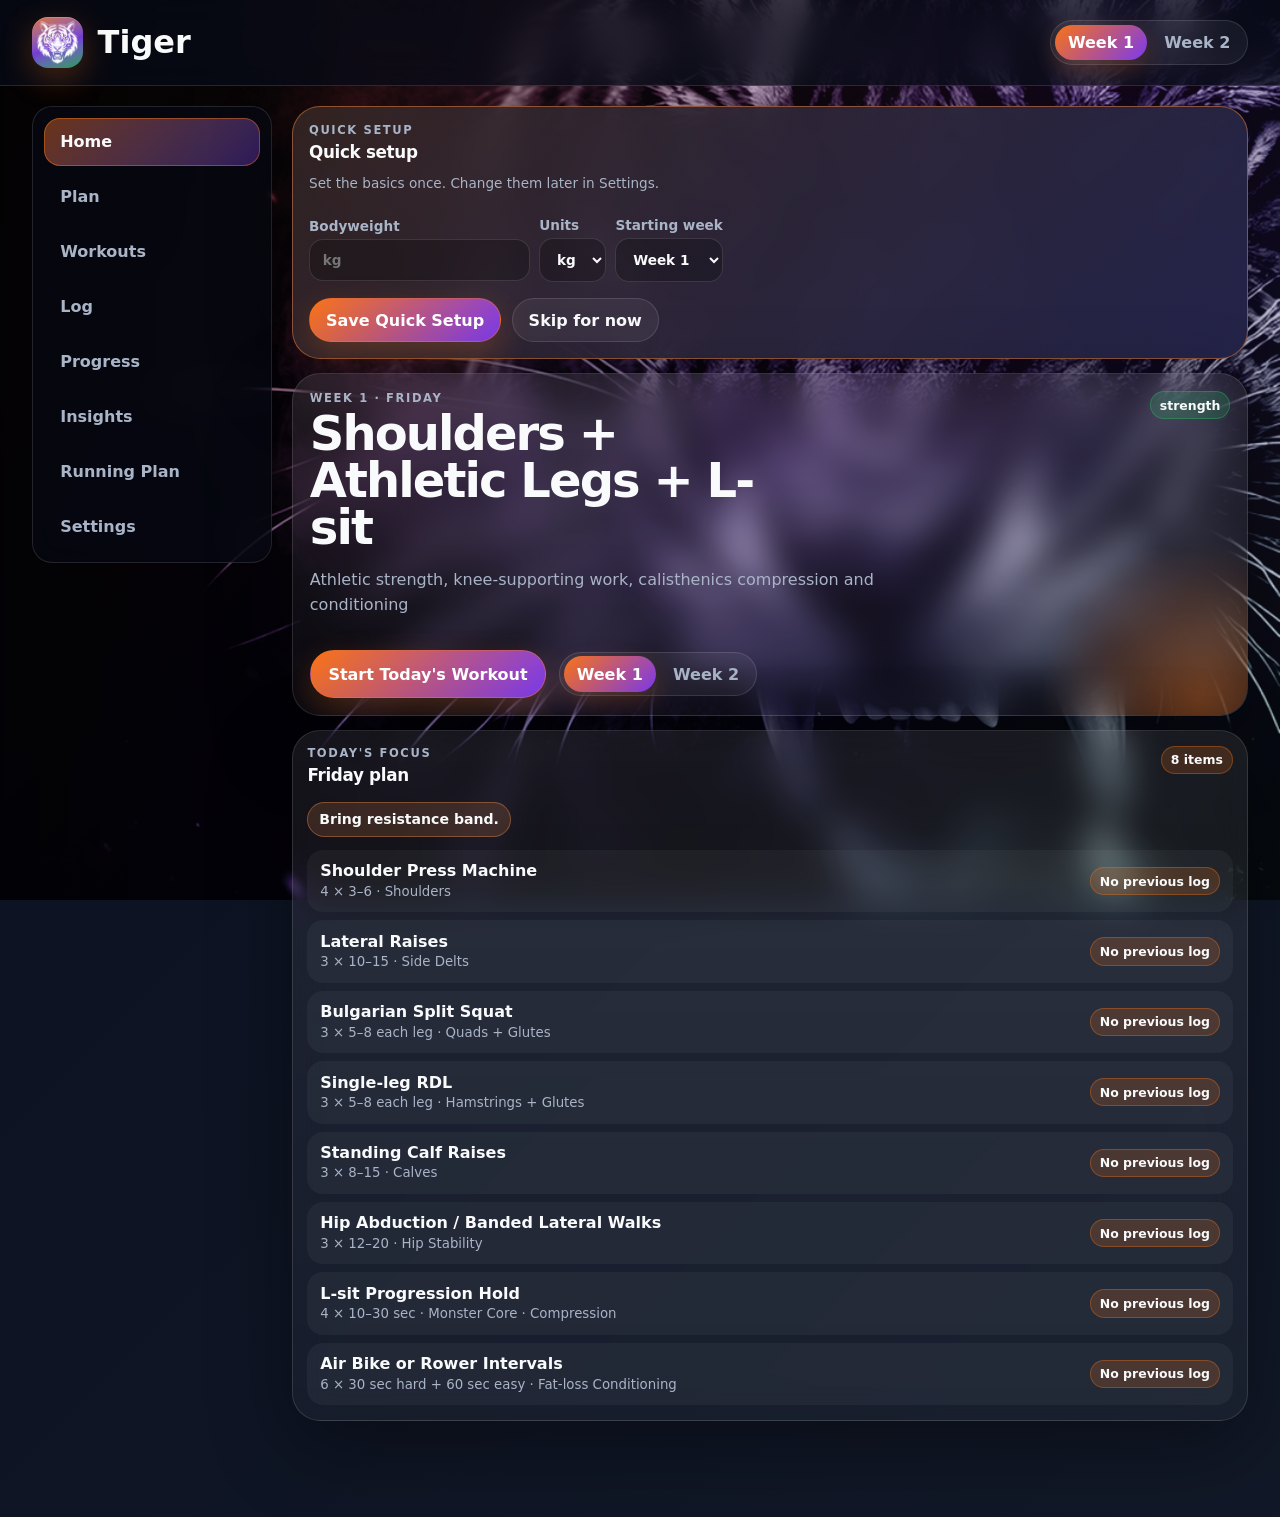
<file: index.html>
<!doctype html>
<html lang="en">
<head>
  <meta charset="utf-8" />
  <meta name="viewport" content="width=device-width, initial-scale=1, viewport-fit=cover" />
  <meta name="theme-color" content="#f97316" />
  <meta name="application-name" content="Tiger" />
  <meta name="mobile-web-app-capable" content="yes" />
  <meta name="apple-mobile-web-app-capable" content="yes" />
  <meta name="apple-mobile-web-app-title" content="Tiger" />
  <meta name="apple-mobile-web-app-status-bar-style" content="black-translucent" />
  <meta name="description" content="Tiger" />
  <title>Tiger</title>
  <link rel="manifest" href="./manifest.webmanifest?v=3.5.7" />
  <link rel="shortcut icon" href="./favicon.ico?v=3.5.7" />
  <link rel="icon" href="./favicon.ico?v=3.5.7" sizes="any" />
  <link rel="icon" href="./favicon-16x16.png?v=3.5.7" type="image/png" sizes="16x16" />
  <link rel="icon" href="./favicon-32x32.png?v=3.5.7" type="image/png" sizes="32x32" />
  <link rel="icon" href="./tiger-icon-192-v27.png?v=3.5.7" type="image/png" sizes="192x192" />
  <link rel="apple-touch-icon" href="./apple-touch-icon-v27.png?v=3.5.7" />
  <link rel="apple-touch-icon" sizes="180x180" href="./tiger-icon-180-v27.png?v=3.5.7" />
  <link rel="stylesheet" href="./styles.css?v=3.5.7" />
</head>
<body>
  <a class="skip-link" href="#app">Skip to app</a>
  <div class="tiger-bg" aria-hidden="true">
    <div class="tiger-figure"></div>
  </div>
  <header class="app-header" role="banner">
    <div class="brand-block">
      <div class="brand-mark" aria-hidden="true"></div>
      <div><h1>Tiger</h1></div>
    </div>
    <div class="header-actions">
      <div class="quick-cycle" aria-label="Quick training week switcher">
        <button class="quick-cycle-btn" data-action="set-cycle" data-cycle="A" type="button">Week 1</button>
        <button class="quick-cycle-btn" data-action="set-cycle" data-cycle="B" type="button">Week 2</button>
      </div>
    </div>
  </header>

  <div class="layout-shell">
    <nav class="side-nav" aria-label="Main navigation">
      <button data-route="home" class="nav-link is-active"><span>Home</span></button>
      <button data-route="plan" class="nav-link"><span>Plan</span></button>
      <button data-route="workouts" class="nav-link"><span>Workouts</span></button>
      <button data-route="log" class="nav-link"><span>Log</span></button>
      <button data-route="progress" class="nav-link"><span>Progress</span></button>
      <button data-route="insights" class="nav-link"><span>Insights</span></button>
      <button data-route="cardio-goals" class="nav-link"><span>Running Plan</span></button>
      <button data-route="settings" class="nav-link"><span>Settings</span></button>
    </nav>

    <main id="app" tabindex="-1" role="main" aria-live="polite"></main>
  </div>

  <nav class="bottom-nav" aria-label="Mobile navigation">
    <button data-route="home" class="nav-link is-active">Home</button>
    <button data-route="plan" class="nav-link">Plan</button>
    <button data-route="workouts" class="nav-link">Workouts</button>
    <button data-route="log" class="nav-link">Log</button>
    <button data-route="more" class="nav-link">More</button>
  </nav>

  <div id="toast" class="toast" role="status" aria-live="polite" aria-atomic="true"></div>

  <script defer src="./app.js?v=3.5.7"></script>
  <script>
    (() => {
      const BUILD = '3.5.7';

      // Application code loads immediately. PWA maintenance runs afterwards so
      // a slow network or service-worker check can never hold up Tiger's first screen.
      if (!("serviceWorker" in navigator) || location.protocol === "file:") return;

      window.addEventListener('load', () => {
        navigator.serviceWorker.register(`./sw.js?v=${BUILD}`, {
          scope: './',
          updateViaCache: 'none'
        }).then(registration => registration.update()).catch(() => {
          // Tiger remains fully usable online if PWA maintenance is unavailable.
        });
      }, { once: true });
    })();
  </script>
</body>
</html>
</file>
<file: styles.css>
:root {
  color-scheme: dark;
  --bg: #0b1020;
  --bg-2: #111827;
  --surface: rgba(17, 24, 39, 0.86);
  --surface-strong: #172033;
  --surface-soft: rgba(255, 255, 255, 0.06);
  --line: rgba(255, 255, 255, 0.12);
  --text: #f9fafb;
  --muted: #a9b4c7;
  --accent: #f97316;
  --accent-2: #7c3aed;
  --accent-3: #22c55e;
  --danger: #f87171;
  --warning: #facc15;
  --shadow: 0 24px 80px rgba(0, 0, 0, 0.38);
  --radius-xl: 28px;
  --radius-lg: 20px;
  --radius-md: 14px;
  --radius-sm: 10px;
  --font: Inter, ui-sans-serif, system-ui, -apple-system, BlinkMacSystemFont, "Segoe UI", sans-serif;
}

[data-theme="ember"] {
  --bg: #170a05;
  --bg-2: #2b0f0a;
  --surface: rgba(50, 19, 12, 0.9);
  --surface-strong: #3a1710;
  --accent: #f97316;
  --accent-2: #ef4444;
  --accent-3: #facc15;
}

[data-theme="steel"] {
  --bg: #08111f;
  --bg-2: #0f1d32;
  --surface: rgba(15, 29, 50, 0.9);
  --surface-strong: #162844;
  --accent: #38bdf8;
  --accent-2: #14b8a6;
  --accent-3: #a3e635;
}

[data-theme="royal"] {
  --bg: #100728;
  --bg-2: #21104d;
  --surface: rgba(31, 18, 76, 0.9);
  --surface-strong: #2c1a68;
  --accent: #a78bfa;
  --accent-2: #f472b6;
  --accent-3: #38bdf8;
}

[data-theme="forest"] {
  --bg: #06150e;
  --bg-2: #0d2418;
  --surface: rgba(12, 37, 25, 0.92);
  --surface-strong: #123623;
  --accent: #22c55e;
  --accent-2: #84cc16;
  --accent-3: #eab308;
}

[data-theme="ocean"] {
  --bg: #06131d;
  --bg-2: #082f49;
  --surface: rgba(12, 48, 72, 0.9);
  --surface-strong: #0f4667;
  --accent: #06b6d4;
  --accent-2: #3b82f6;
  --accent-3: #2dd4bf;
}

[data-theme="aurora"] {
  --bg: #07111c;
  --bg-2: #161c35;
  --surface: rgba(21, 28, 53, 0.9);
  --surface-strong: #202949;
  --accent: #34d399;
  --accent-2: #a78bfa;
  --accent-3: #f0abfc;
}

[data-theme="midnight"] {
  --bg: #050816;
  --bg-2: #0a0f2e;
  --surface: rgba(8, 12, 33, 0.92);
  --surface-strong: #11183f;
  --accent: #818cf8;
  --accent-2: #22d3ee;
  --accent-3: #f472b6;
}

[data-theme="arctic"] {
  color-scheme: dark;
  --bg: #07101f;
  --bg-2: #0f263d;
  --surface: rgba(12, 31, 52, 0.92);
  --surface-strong: #173653;
  --surface-soft: rgba(219, 234, 254, 0.08);
  --line: rgba(186, 230, 253, 0.22);
  --text: #f8fbff;
  --muted: #b8c7d9;
  --accent: #7dd3fc;
  --accent-2: #60a5fa;
  --accent-3: #c4b5fd;
}

[data-theme="crimson"] {
  --bg: #16070b;
  --bg-2: #2a0d13;
  --surface: rgba(48, 15, 24, 0.9);
  --surface-strong: #45121f;
  --accent: #f43f5e;
  --accent-2: #fb7185;
  --accent-3: #f59e0b;
}

[data-theme="gold"] {
  --bg: #161009;
  --bg-2: #2a1e0c;
  --surface: rgba(47, 34, 16, 0.9);
  --surface-strong: #3c2a10;
  --accent: #f59e0b;
  --accent-2: #eab308;
  --accent-3: #f97316;
}

[data-theme="violet"] {
  --bg: #12091d;
  --bg-2: #27113f;
  --surface: rgba(40, 19, 64, 0.9);
  --surface-strong: #3b1c5f;
  --accent: #c084fc;
  --accent-2: #8b5cf6;
  --accent-3: #22c55e;
}

[data-theme="volcanic-ice"] {
  --bg: #080b14;
  --bg-2: #172033;
  --surface: rgba(17, 27, 45, 0.92);
  --surface-strong: #202c45;
  --accent: #fb923c;
  --accent-2: #38bdf8;
  --accent-3: #a78bfa;
}

[data-theme="neon-jungle"] {
  --bg: #04120b;
  --bg-2: #121a2d;
  --surface: rgba(10, 30, 23, 0.92);
  --surface-strong: #12382a;
  --accent: #22c55e;
  --accent-2: #d946ef;
  --accent-3: #facc15;
}

[data-theme="solar-ocean"] {
  --bg: #06141d;
  --bg-2: #1e293b;
  --surface: rgba(12, 39, 56, 0.92);
  --surface-strong: #123b54;
  --accent: #f59e0b;
  --accent-2: #06b6d4;
  --accent-3: #84cc16;
}

[data-theme="royal-ember"] {
  --bg: #12081f;
  --bg-2: #2a1025;
  --surface: rgba(38, 18, 48, 0.92);
  --surface-strong: #401b54;
  --accent: #a78bfa;
  --accent-2: #f97316;
  --accent-3: #fb7185;
}

[data-theme="crimson-steel"] {
  --bg: #090d15;
  --bg-2: #172033;
  --surface: rgba(20, 28, 43, 0.92);
  --surface-strong: #232f46;
  --accent: #f43f5e;
  --accent-2: #38bdf8;
  --accent-3: #94a3b8;
}

[data-theme="forest-gold"] {
  --bg: #07130b;
  --bg-2: #1d2110;
  --surface: rgba(22, 36, 20, 0.92);
  --surface-strong: #263b1e;
  --accent: #22c55e;
  --accent-2: #f59e0b;
  --accent-3: #84cc16;
}

[data-theme="aurora-flame"] {
  --bg: #07111c;
  --bg-2: #251735;
  --surface: rgba(24, 28, 54, 0.92);
  --surface-strong: #312250;
  --accent: #34d399;
  --accent-2: #f472b6;
  --accent-3: #fb923c;
}

[data-theme="midnight-mint"] {
  --bg: #050816;
  --bg-2: #0d1b2f;
  --surface: rgba(9, 17, 34, 0.92);
  --surface-strong: #14233d;
  --accent: #818cf8;
  --accent-2: #5eead4;
  --accent-3: #22c55e;
}

[data-theme="desert-storm"] {
  --bg: #150f0a;
  --bg-2: #2b2113;
  --surface: rgba(45, 34, 20, 0.92);
  --surface-strong: #3c2e1b;
  --accent: #fbbf24;
  --accent-2: #60a5fa;
  --accent-3: #f97316;
}

[data-theme="inferno-violet"] {
  --bg: #13070d;
  --bg-2: #2a0e2e;
  --surface: rgba(44, 16, 43, 0.92);
  --surface-strong: #431750;
  --accent: #ef4444;
  --accent-2: #a855f7;
  --accent-3: #facc15;
}

[data-theme="high-contrast"] {
  --bg: #000;
  --bg-2: #070707;
  --surface: #111;
  --surface-strong: #191919;
  --surface-soft: #1f1f1f;
  --line: #fff;
  --text: #fff;
  --muted: #e5e7eb;
  --accent: #ffd400;
  --accent-2: #00e5ff;
  --accent-3: #00ff66;
  color-scheme: dark;
}

* { box-sizing: border-box; }
html { min-height: 100%; scroll-behavior: smooth; }
body {
  margin: 0;
  min-height: 100vh;
  position: relative;
  isolation: isolate;
  font-family: var(--font);
  color: var(--text);
  background:
    radial-gradient(circle at 10% 0%, color-mix(in srgb, var(--accent) 26%, transparent) 0, transparent 28rem),
    radial-gradient(circle at 100% 20%, color-mix(in srgb, var(--accent-2) 30%, transparent) 0, transparent 32rem),
    linear-gradient(135deg, var(--bg), var(--bg-2));
}

.tiger-bg {
  position: fixed;
  inset: 0;
  z-index: 0;
  pointer-events: none;
  overflow: hidden;
  background:
    radial-gradient(circle at 78% 28%, color-mix(in srgb, var(--accent) 28%, transparent), transparent 30rem),
    radial-gradient(circle at 92% 72%, color-mix(in srgb, var(--accent-2) 22%, transparent), transparent 34rem),
    linear-gradient(90deg, rgba(2,6,23,.92), rgba(2,6,23,.62) 44%, rgba(2,6,23,.28) 100%);
}
.tiger-bg::before {
  content: "";
  position: absolute;
  inset: 0;
  background: url("./tiger-bg.png") 69% center / cover no-repeat;
  opacity: .72;
  filter: contrast(1.08) brightness(1.02);
}
.tiger-bg::after {
  content: "";
  position: absolute;
  inset: 0;
  background:
    linear-gradient(135deg,
      color-mix(in srgb, var(--accent) 58%, transparent),
      color-mix(in srgb, var(--accent-2) 38%, transparent) 55%,
      color-mix(in srgb, var(--accent-3) 24%, transparent));
  mix-blend-mode: color;
  opacity: .82;
}
.tiger-figure { display: none !important; }

button, input, select, textarea { font: inherit; }
button { cursor: pointer; }
.skip-link {
  position: absolute;
  left: 1rem;
  top: -10rem;
  z-index: 1000;
  padding: .75rem 1rem;
  background: var(--text);
  color: var(--bg);
  border-radius: var(--radius-sm);
}
.skip-link:focus { top: 1rem; }

.install-banner {
  position: relative;
  z-index: 3;
  display: flex;
  gap: .75rem;
  align-items: center;
  justify-content: center;
  padding: .7rem 1rem;
  background: linear-gradient(90deg, var(--accent), var(--accent-2));
  color: white;
  box-shadow: var(--shadow);
}

.app-header {
  z-index: 20;
  position: sticky;
  top: 0;
  z-index: 20;
  display: flex;
  align-items: center;
  justify-content: space-between;
  gap: 1rem;
  padding: 1.05rem clamp(1rem, 3vw, 2rem);
  backdrop-filter: blur(18px);
  background: rgba(7, 12, 24, 0.72);
  border-bottom: 1px solid var(--line);
}
.brand-block { display: flex; align-items: center; gap: .9rem; min-width: 0; }
.brand-mark {
  width: 3.2rem;
  height: 3.2rem;
  position: relative;
  border-radius: 1rem;
  background: linear-gradient(160deg, color-mix(in srgb, var(--accent) 84%, #fff 6%), color-mix(in srgb, var(--accent-2) 85%, #fff 4%) 55%, color-mix(in srgb, var(--accent-3) 76%, #0d1324 24%));
  box-shadow: 0 10px 32px color-mix(in srgb, var(--accent) 28%, transparent), inset 0 1px 0 rgba(255,255,255,.18);
  overflow: hidden;
  flex: 0 0 auto;
}
.brand-mark::before {
  content: "";
  position: absolute;
  inset: .34rem;
  background: rgba(255,255,255,.96);
  -webkit-mask: url("[data-uri]") center / contain no-repeat;
  mask: url("[data-uri]") center / contain no-repeat;
  filter: drop-shadow(0 0 8px rgba(255,255,255,.12));
}
h1 { margin: 0; font-size: clamp(1.3rem, 3vw, 2rem); line-height: 1; }
.eyebrow { margin: 0 0 .3rem; text-transform: uppercase; letter-spacing: .14em; color: var(--muted); font-size: .72rem; font-weight: 800; }
.header-actions { display: flex; gap: .65rem; align-items: center; }
.quick-cycle, .cycle-switcher { display: inline-flex; gap: .25rem; align-items: center; padding: .22rem; border: 1px solid var(--line); border-radius: 999px; background: rgba(255,255,255,.055); }
.cycle-pill, .quick-cycle-btn { border: 0; border-radius: 999px; padding: .52rem .82rem; color: var(--muted); background: transparent; font-weight: 850; min-height: 2.2rem; }
.cycle-pill:hover, .cycle-pill:focus-visible, .quick-cycle-btn:hover, .quick-cycle-btn:focus-visible { color: var(--text); outline: 2px solid color-mix(in srgb, var(--accent) 42%, transparent); outline-offset: 2px; }
.cycle-pill.is-active, .quick-cycle-btn.is-active { color: #fff; background: linear-gradient(135deg, var(--accent), var(--accent-2)); box-shadow: 0 10px 24px color-mix(in srgb, var(--accent) 22%, transparent); }
.inline-cycle { margin-left: .15rem; }

.layout-shell {
  position: relative;
  z-index: 1; display: grid; grid-template-columns: 15rem minmax(0, 1fr); gap: 1.25rem; padding: 1.25rem clamp(1rem, 3vw, 2rem) 6rem; }
.side-nav {
  position: sticky;
  top: 6rem;
  height: max-content;
  display: grid;
  gap: .45rem;
  padding: .7rem;
  border: 1px solid var(--line);
  border-radius: var(--radius-lg);
  background: rgba(8, 12, 24, .58);
  backdrop-filter: blur(18px);
}
.nav-link {
  border: 0;
  border-radius: 1rem;
  color: var(--muted);
  background: transparent;
  text-align: left;
  padding: .9rem 1rem;
  font-weight: 750;
}
.nav-link:hover, .nav-link:focus-visible { background: var(--surface-soft); color: var(--text); outline: none; }
.nav-link.is-active {
  color: var(--text);
  background: linear-gradient(135deg, color-mix(in srgb, var(--accent) 42%, transparent), color-mix(in srgb, var(--accent-2) 35%, transparent));
  box-shadow: inset 0 0 0 1px color-mix(in srgb, var(--accent) 46%, transparent);
}

main { min-width: 0; }
.page { display: grid; gap: 1.1rem; }
.hero-grid { display: grid; grid-template-columns: minmax(0, 1.4fr) minmax(18rem, .8fr); gap: 1rem; align-items: stretch; }
.panel, .hero-card, .metric-card, .workout-card, .exercise-card, .setting-card {
  border: 1px solid var(--line);
  border-radius: var(--radius-xl);
  background: linear-gradient(180deg, rgba(255,255,255,.08), rgba(255,255,255,.035));
  box-shadow: var(--shadow);
  backdrop-filter: blur(18px);
}
.hero-card { padding: clamp(1.2rem, 3vw, 2rem); overflow: hidden; position: relative; }
.hero-card::after {
  content: "";
  position: absolute;
  inset: auto -7rem -9rem auto;
  width: 20rem;
  height: 20rem;
  border-radius: 999px;
  background: radial-gradient(circle, color-mix(in srgb, var(--accent) 38%, transparent), transparent 70%);
  pointer-events: none;
}
.hero-title { margin: .25rem 0 .6rem; font-size: clamp(1.65rem, 4.6vw, 3rem); letter-spacing: -.04em; line-height: .98; max-width: 14ch; }
.hero-text { color: var(--muted); max-width: 62ch; line-height: 1.6; }
.hero-actions, .row-actions { display: flex; flex-wrap: wrap; gap: .65rem; margin-top: 1rem; }

.panel { padding: 1rem; }
.panel-header { display: flex; justify-content: space-between; align-items: start; gap: 1rem; margin-bottom: .75rem; }
.panel-title, h2, h3 { margin: 0; letter-spacing: -.02em; }
h2 { font-size: clamp(1.35rem, 3vw, 2rem); }
h3 { font-size: 1.05rem; }
.muted { color: var(--muted); }
.small { font-size: .85rem; }
.danger-text { color: var(--danger); }
.warning-text { color: var(--warning); }

.metric-grid { display: grid; grid-template-columns: repeat(4, minmax(0, 1fr)); gap: .85rem; }
.metric-card-wide { grid-column: span 2; }
.metric-card { padding: 1rem; }
.metric-value { font-size: clamp(1.4rem, 4vw, 2.4rem); font-weight: 900; letter-spacing: -.05em; }
.metric-label { color: var(--muted); font-size: .86rem; margin-top: .25rem; }

.card-grid { display: grid; grid-template-columns: repeat(3, minmax(0, 1fr)); gap: .9rem; }
.theme-panel { grid-column: 1 / -1; }
.theme-grid { display: grid; grid-template-columns: repeat(auto-fit, minmax(9.5rem, 1fr)); gap: .65rem; margin-top: .85rem; }
.theme-choice { display: flex; align-items: center; gap: .6rem; min-height: 3rem; padding: .65rem .75rem; border-radius: var(--radius-md); border: 1px solid var(--line); color: var(--text); background: rgba(255,255,255,.045); font-weight: 800; text-align: left; }
.theme-choice.is-active { border-color: color-mix(in srgb, var(--accent) 65%, transparent); background: color-mix(in srgb, var(--accent) 16%, transparent); }
.theme-swatch { width: 2rem; height: 2rem; border-radius: .75rem; display: inline-block; flex: 0 0 auto; box-shadow: inset 0 0 0 1px rgba(255,255,255,.25); background: linear-gradient(135deg, var(--accent), var(--accent-2)); }
.theme-swatch[data-preview-theme="tiger"] { background: linear-gradient(135deg, #f97316, #7c3aed); }
.theme-swatch[data-preview-theme="ember"] { background: linear-gradient(135deg, #f97316, #ef4444); }
.theme-swatch[data-preview-theme="steel"] { background: linear-gradient(135deg, #38bdf8, #14b8a6); }
.theme-swatch[data-preview-theme="royal"] { background: linear-gradient(135deg, #a78bfa, #f472b6); }
.theme-swatch[data-preview-theme="forest"] { background: linear-gradient(135deg, #22c55e, #84cc16); }
.theme-swatch[data-preview-theme="ocean"] { background: linear-gradient(135deg, #06b6d4, #3b82f6); }
.theme-swatch[data-preview-theme="aurora"] { background: linear-gradient(135deg, #34d399, #a78bfa); }
.theme-swatch[data-preview-theme="midnight"] { background: linear-gradient(135deg, #818cf8, #22d3ee); }
.theme-swatch[data-preview-theme="arctic"] { background: linear-gradient(135deg, #7dd3fc, #60a5fa 55%, #c4b5fd); }
.theme-swatch[data-preview-theme="crimson"] { background: linear-gradient(135deg, #f43f5e, #fb7185); }
.theme-swatch[data-preview-theme="gold"] { background: linear-gradient(135deg, #f59e0b, #eab308); }
.theme-swatch[data-preview-theme="violet"] { background: linear-gradient(135deg, #c084fc, #8b5cf6); }
.theme-swatch[data-preview-theme="volcanic-ice"] { background: linear-gradient(135deg, #fb923c, #38bdf8 60%, #a78bfa); }
.theme-swatch[data-preview-theme="neon-jungle"] { background: linear-gradient(135deg, #22c55e, #d946ef 60%, #facc15); }
.theme-swatch[data-preview-theme="solar-ocean"] { background: linear-gradient(135deg, #f59e0b, #06b6d4 60%, #84cc16); }
.theme-swatch[data-preview-theme="royal-ember"] { background: linear-gradient(135deg, #a78bfa, #f97316 60%, #fb7185); }
.theme-swatch[data-preview-theme="crimson-steel"] { background: linear-gradient(135deg, #f43f5e, #38bdf8 60%, #94a3b8); }
.theme-swatch[data-preview-theme="forest-gold"] { background: linear-gradient(135deg, #22c55e, #f59e0b 60%, #84cc16); }
.theme-swatch[data-preview-theme="aurora-flame"] { background: linear-gradient(135deg, #34d399, #f472b6 55%, #fb923c); }
.theme-swatch[data-preview-theme="midnight-mint"] { background: linear-gradient(135deg, #818cf8, #5eead4 60%, #22c55e); }
.theme-swatch[data-preview-theme="desert-storm"] { background: linear-gradient(135deg, #fbbf24, #60a5fa 60%, #f97316); }
.theme-swatch[data-preview-theme="inferno-violet"] { background: linear-gradient(135deg, #ef4444, #a855f7 60%, #facc15); }
.theme-swatch[data-preview-theme="high-contrast"] { background: linear-gradient(135deg, #ffd400, #00e5ff); }
.day-grid { display: grid; grid-template-columns: repeat(5, minmax(0, 1fr)); gap: .75rem; }
.workout-card { padding: 1rem; position: relative; overflow: hidden; }
.workout-card::before {
  content: "";
  position: absolute;
  inset: 0 0 auto;
  height: .28rem;
  background: linear-gradient(90deg, var(--accent), var(--accent-2));
}
.workout-card h3 { margin-top: .25rem; }
.workout-meta { display: flex; flex-wrap: wrap; gap: .35rem; margin: .75rem 0; }
.chip {
  display: inline-flex;
  align-items: center;
  gap: .25rem;
  padding: .35rem .55rem;
  border-radius: 999px;
  background: color-mix(in srgb, var(--accent) 18%, transparent);
  border: 1px solid color-mix(in srgb, var(--accent) 35%, transparent);
  color: var(--text);
  font-size: .78rem;
  font-weight: 750;
}
.chip.alt { background: color-mix(in srgb, var(--accent-2) 18%, transparent); border-color: color-mix(in srgb, var(--accent-2) 36%, transparent); }
.chip.good { background: color-mix(in srgb, var(--accent-3) 18%, transparent); border-color: color-mix(in srgb, var(--accent-3) 36%, transparent); }

.btn, .icon-btn {
  min-height: 2.6rem;
  display: inline-flex;
  justify-content: center;
  align-items: center;
  gap: .45rem;
  border: 1px solid color-mix(in srgb, var(--accent) 48%, transparent);
  border-radius: 999px;
  padding: .7rem 1rem;
  background: linear-gradient(135deg, var(--accent), var(--accent-2));
  color: #fff;
  font-weight: 850;
  text-decoration: none;
  box-shadow: 0 12px 32px color-mix(in srgb, var(--accent) 24%, transparent);
}
.btn:hover, .btn:focus-visible, .icon-btn:hover, .icon-btn:focus-visible { transform: translateY(-1px); outline: 2px solid color-mix(in srgb, var(--accent) 40%, transparent); outline-offset: 2px; }
.btn-ghost { background: rgba(255,255,255,.06); color: var(--text); box-shadow: none; border-color: var(--line); }
.btn-soft { background: color-mix(in srgb, var(--accent) 18%, transparent); color: var(--text); box-shadow: none; border-color: color-mix(in srgb, var(--accent) 30%, transparent); }
.btn-danger { background: rgba(248, 113, 113, .12); border-color: rgba(248, 113, 113, .45); color: #fecaca; box-shadow: none; }
.btn-small { min-height: 2rem; padding: .4rem .7rem; font-size: .82rem; }
.icon-btn { width: 2.3rem; height: 2.3rem; padding: 0; background: rgba(255,255,255,.1); box-shadow: none; border-color: var(--line); }

.toolbar { display: flex; flex-wrap: wrap; gap: .65rem; align-items: center; justify-content: space-between; }
.filter-row { display: flex; flex-wrap: wrap; gap: .6rem; align-items: center; }
label { display: grid; gap: .35rem; color: var(--muted); font-size: .85rem; font-weight: 700; }
input, select, textarea {
  width: 100%;
  color: var(--text);
  background: rgba(0,0,0,.25);
  border: 1px solid var(--line);
  border-radius: var(--radius-md);
  padding: .75rem .8rem;
}
input:focus, select:focus, textarea:focus { outline: 2px solid var(--accent); outline-offset: 1px; }
textarea { min-height: 6rem; resize: vertical; }
.select-inline { min-width: 10rem; }
.search-label { width: min(100%, 34rem); }

.exercise-list { display: grid; gap: .9rem; }
.exercise-card { padding: 1rem; }
.exercise-top { display: flex; justify-content: space-between; gap: 1rem; align-items: start; }
.exercise-title { display: flex; align-items: center; gap: .5rem; flex-wrap: wrap; }
.exercise-notes { color: var(--muted); line-height: 1.5; margin: .6rem 0 0; }
.log-table { width: 100%; border-collapse: collapse; margin-top: .75rem; }
.log-table th, .log-table td { padding: .55rem; border-bottom: 1px solid var(--line); text-align: left; vertical-align: middle; }
.log-table th { color: var(--muted); font-size: .78rem; text-transform: uppercase; letter-spacing: .08em; }
.log-table input { min-width: 4.5rem; padding: .55rem; }
.log-table .done-cell { width: 3rem; text-align: center; }

.list { display: grid; gap: .65rem; }
.list-item {
  display: flex;
  justify-content: space-between;
  gap: 1rem;
  align-items: center;
  padding: .85rem;
  border: 1px solid var(--line);
  border-radius: var(--radius-md);
  background: rgba(255,255,255,.045);
}
.history-item { align-items: flex-start; }

.progress-table-wrap { overflow-x: auto; border-radius: var(--radius-lg); border: 1px solid var(--line); }
.progress-table { width: 100%; min-width: 60rem; border-collapse: collapse; background: rgba(0,0,0,.18); }
.progress-table th, .progress-table td { padding: .75rem; border-bottom: 1px solid var(--line); text-align: left; }
.progress-table th { color: var(--muted); font-size: .78rem; text-transform: uppercase; letter-spacing: .08em; }


.toast {
  z-index: 30;
  position: fixed;
  z-index: 100;
  bottom: 5.4rem;
  left: 50%;
  translate: -50% 1rem;
  max-width: min(38rem, calc(100vw - 2rem));
  padding: .9rem 1rem;
  border-radius: 999px;
  background: #111827;
  border: 1px solid var(--line);
  color: var(--text);
  box-shadow: var(--shadow);
  opacity: 0;
  pointer-events: none;
  transition: .2s ease;
}
.toast.show { opacity: 1; translate: -50% 0; }

.bottom-nav {
  z-index: 22;
  display: none;
  position: fixed;
  z-index: 30;
  left: 0;
  right: 0;
  bottom: 0;
  padding: .35rem .35rem calc(.35rem + env(safe-area-inset-bottom));
  background: rgba(7,12,24,.88);
  border-top: 1px solid var(--line);
  backdrop-filter: blur(18px);
  grid-template-columns: repeat(5, 1fr);
}
.bottom-nav .nav-link { text-align: center; font-size: clamp(.62rem, 2.4vw, .76rem); padding: .72rem .18rem; border-radius: .78rem; }

@media (max-width: 1100px) {
  .hero-grid, .metric-grid { grid-template-columns: repeat(2, minmax(0, 1fr)); }
  .day-grid, .card-grid { grid-template-columns: repeat(2, minmax(0, 1fr)); }
  .layout-shell {
  position: relative;
  z-index: 1; grid-template-columns: 12rem minmax(0, 1fr); }
}

@media (max-width: 780px) {
  .app-header {
  z-index: 20; align-items: flex-start; }
  .header-actions { display: none; }
  .layout-shell {
  position: relative;
  z-index: 1; display: block; padding: .9rem .9rem 5.75rem; }
  .side-nav { display: none; }
  .bottom-nav {
  z-index: 22; display: grid; }
  .hero-grid, .metric-grid, .day-grid, .card-grid { grid-template-columns: 1fr; }
  .metric-card-wide { grid-column: auto; }
  .hero-title { max-width: 10ch; }
  .panel-header, .toolbar, .exercise-top, .list-item { flex-direction: column; align-items: stretch; }
  .cycle-switcher { width: 100%; justify-content: stretch; }
  .cycle-pill { flex: 1; }
  .log-table, .log-table tbody, .log-table tr, .log-table td, .log-table th { display: block; width: 100%; }
  .log-table thead { display: none; }
  .log-table tr { border: 1px solid var(--line); border-radius: var(--radius-md); margin: .75rem 0; padding: .5rem; background: rgba(0,0,0,.15); }
  .log-table td { border: 0; padding: .35rem; }
  .log-table td::before { content: attr(data-label); display: block; color: var(--muted); font-size: .72rem; text-transform: uppercase; letter-spacing: .08em; margin-bottom: .15rem; }
  .log-table .done-cell { text-align: left; }
}

@media (prefers-reduced-motion: reduce) {
  *, *::before, *::after { scroll-behavior: auto !important; transition: none !important; animation: none !important; }
}

.clean-list {
  margin: 10px 0 0;
  padding-left: 20px;
  color: var(--muted);
  font-size: 0.92rem;
  line-height: 1.55;
}

.goal-grid {
  display: grid;
  grid-template-columns: repeat(3, minmax(0, 1fr));
  gap: .75rem;
  margin-top: .9rem;
}
.cardio-goal-card .progress-table { min-width: 72rem; }
.goal-table td:nth-child(2), .goal-table td:nth-child(3), .goal-table td:nth-child(4) { line-height: 1.45; }
@media (max-width: 1100px) {
  .goal-grid { grid-template-columns: repeat(2, minmax(0, 1fr)); }
}
@media (max-width: 780px) {
  .bottom-nav {
  z-index: 22; grid-template-columns: repeat(5, 1fr); }
  .bottom-nav .nav-link { font-size: clamp(.54rem, 2.1vw, .7rem); padding-left: .08rem; padding-right: .08rem; }
  .goal-grid { grid-template-columns: 1fr; }
}

/* v1.6 Cardio Goal Builder refinements */
.goal-help-grid {
  display: grid;
  grid-template-columns: repeat(3, minmax(0, 1fr));
  gap: .85rem;
  margin-top: 1rem;
}
.goal-help-card {
  display: grid;
  gap: .35rem;
  padding: .9rem;
  border: 1px solid var(--line);
  border-radius: var(--radius-md);
  background: var(--surface-soft);
}
.goal-help-card strong { color: var(--text); }
.goal-help-card span { color: var(--muted); font-size: .9rem; line-height: 1.45; }
.preset-row {
  display: flex;
  flex-wrap: wrap;
  gap: .65rem;
  padding: .25rem 0 1rem;
}
.goal-fieldset {
  border: 1px solid var(--line);
  border-radius: var(--radius-lg);
  padding: 1rem;
  margin: 1rem 0;
  background: color-mix(in srgb, var(--surface-soft) 72%, transparent);
}
.goal-fieldset legend {
  padding: 0 .55rem;
  font-weight: 800;
  color: var(--text);
}
.goal-grid.compact { grid-template-columns: minmax(0, 2fr) minmax(12rem, .8fr); }
.field-hint {
  display: block;
  margin-top: .3rem;
  color: var(--muted);
  font-size: .78rem;
  line-height: 1.35;
}
.checkbox-card {
  display: flex !important;
  align-items: flex-start;
  gap: .75rem;
  padding: .85rem;
  border: 1px solid var(--line);
  border-radius: var(--radius-md);
  background: var(--surface-soft);
}
.checkbox-card input { margin-top: .2rem; width: 1.1rem; height: 1.1rem; }
.checkbox-card span { display: grid; gap: .25rem; }
.checkbox-card small { color: var(--muted); line-height: 1.4; }
.secondary-goal-fields { margin-top: .9rem; }
.active-plan-strip {
  display: flex;
  flex-wrap: wrap;
  align-items: center;
  gap: .6rem;
  margin: .5rem 0 1rem;
  padding: .85rem 1rem;
  border-left: 4px solid var(--accent);
  border-radius: var(--radius-md);
  background: color-mix(in srgb, var(--accent) 13%, var(--surface-soft));
}
.active-plan-strip span { color: var(--muted); }
.plan-summary-wrap { margin-bottom: 1rem; }
.compact-table th, .compact-table td { white-space: nowrap; }
.card-actions {
  display: flex;
  flex-wrap: wrap;
  gap: .5rem;
  justify-content: flex-end;
}
.cardio-goal-card.is-active-plan {
  border-color: color-mix(in srgb, var(--accent) 60%, var(--line));
  box-shadow: 0 0 0 1px color-mix(in srgb, var(--accent) 30%, transparent), var(--shadow);
}
.goal-table th:nth-child(3), .goal-table th:nth-child(4), .goal-table th:nth-child(5),
.goal-table td:nth-child(3), .goal-table td:nth-child(4), .goal-table td:nth-child(5) {
  min-width: 15rem;
}
@media (max-width: 850px) {
  .goal-help-grid { grid-template-columns: 1fr; }
  .goal-grid.compact { grid-template-columns: 1fr; }
  .card-actions { justify-content: flex-start; }
  .goal-fieldset { padding: .85rem; }
}


/* v1.8: clearer workout save controls */
.session-form {
  position: relative;
}
.sticky-save-bar {
  position: sticky;
  top: .75rem;
  z-index: 12;
  display: flex;
  align-items: center;
  justify-content: space-between;
  gap: 1rem;
  margin: -.25rem 0 1rem;
  padding: .9rem 1rem;
  border: 1px solid color-mix(in srgb, var(--accent) 44%, var(--line));
  border-radius: var(--radius-lg);
  background: linear-gradient(135deg, color-mix(in srgb, var(--surface-strong) 88%, var(--accent) 12%), color-mix(in srgb, var(--surface) 82%, var(--accent-2) 18%));
  box-shadow: 0 16px 42px rgba(0, 0, 0, .28);
  backdrop-filter: blur(16px);
}
.save-copy { display: grid; gap: .2rem; min-width: 0; }
.save-copy strong { color: var(--text); font-size: 1rem; }
.save-copy span { color: var(--muted); font-size: .86rem; line-height: 1.35; }
.btn-save-primary {
  background: linear-gradient(135deg, var(--accent), var(--accent-2));
  border-color: color-mix(in srgb, var(--accent) 65%, white 12%);
  color: #fff;
  box-shadow: 0 14px 36px color-mix(in srgb, var(--accent) 30%, transparent);
  white-space: nowrap;
}
@media (max-width: 780px) {
  .sticky-save-bar {
    top: .45rem;
    flex-direction: column;
    align-items: stretch;
    padding: .85rem;
  }
  .sticky-save-bar .btn { width: 100%; justify-content: center; }
  .save-copy span { font-size: .82rem; }
}


/* v1.9 progress, fatigue and deload upgrades */
.recovery-panel { border-color: color-mix(in srgb, var(--accent) 38%, var(--line)); }
.compact-metrics { grid-template-columns: repeat(4, minmax(0, 1fr)); margin-top: 1rem; }
.trend-chip {
  display: inline-flex;
  align-items: center;
  border-radius: 999px;
  padding: .28rem .58rem;
  font-size: .72rem;
  font-weight: 800;
  letter-spacing: .02em;
  border: 1px solid var(--line);
  white-space: nowrap;
}
.trend-good { color: #d1fae5; background: rgba(16, 185, 129, .18); border-color: rgba(16, 185, 129, .45); }
.trend-neutral { color: var(--text); background: var(--surface-soft); border-color: var(--line); }
.trend-warn { color: #ffedd5; background: rgba(249, 115, 22, .22); border-color: rgba(249, 115, 22, .5); }
.deload-banner, .mini-alert {
  background: linear-gradient(135deg, rgba(245, 158, 11, .18), rgba(239, 68, 68, .12));
  border: 1px solid rgba(245, 158, 11, .42);
  border-radius: var(--radius-md);
  padding: .9rem 1rem;
  color: var(--text);
}
.deload-banner { display: flex; justify-content: space-between; align-items: center; gap: 1rem; margin-bottom: 1rem; }
.deload-banner p { margin: .25rem 0 0; color: var(--muted); }
.mini-alert { margin-top: .55rem; padding: .55rem .7rem; font-size: .85rem; }
.guidance-details { margin-top: 1rem; }
.guidance-details summary { cursor: pointer; font-weight: 800; color: var(--text); }
.guidance-details ul { margin: .75rem 0 0 1.2rem; color: var(--muted); }
.set-history-table td:nth-child(5) { min-width: 18rem; }
.slim-check { margin-top: .7rem; }
.metric-card .metric-value { overflow-wrap: anywhere; }

@media (max-width: 720px) {
  .compact-metrics { grid-template-columns: repeat(2, minmax(0, 1fr)); }
  .deload-banner { align-items: stretch; flex-direction: column; }
  .set-history-table td:nth-child(5) { min-width: 14rem; }
}


/* v1.10: friendlier Cardio Goal Builder */
.goal-hero .hero-title { max-width: 16ch; }
.simple-help .goal-help-card { min-height: 100%; }
.goal-step-card {
  display: grid;
  grid-template-columns: auto minmax(0, 1fr);
  gap: 1rem;
  padding: 1rem;
  margin: 1rem 0;
  border: 1px solid var(--line);
  border-radius: var(--radius-lg);
  background: color-mix(in srgb, var(--surface-soft) 76%, transparent);
}
.step-number {
  display: grid;
  place-items: center;
  width: 2.2rem;
  height: 2.2rem;
  border-radius: 999px;
  font-weight: 900;
  color: var(--bg);
  background: linear-gradient(135deg, var(--accent), var(--accent-2));
  box-shadow: 0 10px 24px rgba(0,0,0,.22);
}
.step-content h4 { margin: .05rem 0 .25rem; font-size: 1rem; }
.preset-card-row {
  display: grid;
  grid-template-columns: repeat(3, minmax(0, 1fr));
  gap: .75rem;
  margin-top: .8rem;
}
.preset-card {
  text-align: left;
  border: 1px solid var(--line);
  border-radius: var(--radius-md);
  padding: .9rem;
  color: var(--text);
  background: color-mix(in srgb, var(--surface) 72%, var(--accent) 8%);
  cursor: pointer;
  box-shadow: inset 0 1px 0 rgba(255,255,255,.04);
}
.preset-card:hover, .preset-card:focus-visible { border-color: color-mix(in srgb, var(--accent) 58%, var(--line)); transform: translateY(-1px); }
.preset-card strong, .preset-card span { display: block; }
.preset-card span { margin-top: .25rem; color: var(--muted); font-size: .84rem; line-height: 1.35; }
.preset-card.featured { background: linear-gradient(135deg, color-mix(in srgb, var(--accent) 22%, var(--surface)), color-mix(in srgb, var(--accent-2) 18%, var(--surface))); }
.target-grid { grid-template-columns: minmax(0, 2fr) .8fr .7fr .8fr .7fr; }
.baseline-grid { grid-template-columns: repeat(5, minmax(0, 1fr)); }
.goal-preview {
  margin-top: .85rem;
  padding: .85rem 1rem;
  border-left: 4px solid var(--accent-2);
  border-radius: var(--radius-md);
  background: color-mix(in srgb, var(--accent-2) 12%, var(--surface-soft));
  color: var(--text);
  line-height: 1.45;
}
.goal-preview span { color: var(--muted); font-size: .9rem; }
.rpe-help {
  margin-top: .85rem;
  border: 1px solid var(--line);
  border-radius: var(--radius-md);
  padding: .75rem .9rem;
  background: rgba(0,0,0,.12);
}
.rpe-help summary { cursor: pointer; font-weight: 800; color: var(--text); }
.rpe-scale {
  display: flex;
  flex-wrap: wrap;
  gap: .5rem;
  margin-top: .75rem;
}
.rpe-scale span {
  border: 1px solid var(--line);
  border-radius: 999px;
  padding: .35rem .55rem;
  color: var(--muted);
  background: var(--surface-soft);
  font-size: .84rem;
}
.advanced-goal-options {
  margin: 1rem 0;
  border: 1px solid var(--line);
  border-radius: var(--radius-lg);
  background: rgba(0,0,0,.1);
  overflow: hidden;
}
.advanced-goal-options > summary {
  display: flex;
  align-items: center;
  justify-content: space-between;
  gap: 1rem;
  padding: 1rem;
  cursor: pointer;
  font-weight: 900;
  color: var(--text);
}
.advanced-goal-options > summary small { color: var(--muted); font-weight: 600; }
.advanced-goal-options[open] { background: color-mix(in srgb, var(--surface-soft) 70%, transparent); }
.advanced-goal-options .goal-fieldset { margin: .75rem 1rem 1rem; }
.secondary-goal-fields.is-dimmed { opacity: .55; }
.goal-submit-bar {
  position: sticky;
  bottom: .75rem;
  z-index: 10;
  display: flex;
  align-items: center;
  justify-content: space-between;
  gap: 1rem;
  padding: .9rem 1rem;
  border: 1px solid color-mix(in srgb, var(--accent) 46%, var(--line));
  border-radius: var(--radius-lg);
  background: linear-gradient(135deg, color-mix(in srgb, var(--surface-strong) 90%, var(--accent) 10%), color-mix(in srgb, var(--surface) 82%, var(--accent-2) 18%));
  box-shadow: 0 18px 42px rgba(0,0,0,.28);
}
.goal-submit-bar div { display: grid; gap: .15rem; }
.goal-submit-bar span { color: var(--muted); font-size: .86rem; }
@media (max-width: 1180px) {
  .target-grid, .baseline-grid { grid-template-columns: repeat(2, minmax(0, 1fr)); }
}
@media (max-width: 780px) {
  .goal-step-card { grid-template-columns: 1fr; padding: .9rem; }
  .step-number { width: 2rem; height: 2rem; }
  .preset-card-row, .target-grid, .baseline-grid { grid-template-columns: 1fr; }
  .goal-submit-bar { position: static; flex-direction: column; align-items: stretch; }
  .advanced-goal-options > summary { align-items: flex-start; flex-direction: column; }
}

/* v1.11 Insights charts */
.insight-grid {
  display: grid;
  grid-template-columns: repeat(2, minmax(0, 1fr));
  gap: .9rem;
}
.tight-grid { margin-top: .75rem; }
.chart-card {
  border: 1px solid var(--line);
  border-radius: var(--radius-xl);
  background: linear-gradient(180deg, rgba(255,255,255,.075), rgba(255,255,255,.035));
  box-shadow: var(--shadow);
  padding: 1rem;
  min-width: 0;
}
.chart-card-header {
  display: flex;
  justify-content: space-between;
  gap: 1rem;
  align-items: flex-start;
  margin-bottom: .75rem;
}
.chart-legend {
  display: flex;
  flex-wrap: wrap;
  gap: .5rem;
  justify-content: flex-end;
}
.legend-item {
  display: inline-flex;
  align-items: center;
  gap: .35rem;
  color: var(--muted);
  font-size: .8rem;
  font-weight: 750;
}
.legend-swatch { width: .7rem; height: .7rem; border-radius: 999px; display: inline-block; }
.chart-series-bg-0 { background: var(--accent); }
.chart-series-bg-1 { background: var(--accent-2); }
.insight-chart {
  width: 100%;
  min-height: 15rem;
  display: block;
  overflow: visible;
}
.chart-grid-line { stroke: rgba(255,255,255,.10); stroke-width: 1; }
.chart-axis { stroke: rgba(255,255,255,.22); stroke-width: 1.2; }
.chart-line { fill: none; stroke-width: 4; stroke-linecap: round; stroke-linejoin: round; }
.chart-dot { stroke: var(--surface-strong); stroke-width: 2; }
.chart-bar { opacity: .92; }
.chart-series-0 { stroke: var(--accent); fill: var(--accent); }
.chart-series-1 { stroke: var(--accent-2); fill: var(--accent-2); }
.chart-x-label { fill: var(--muted); font-size: 12px; }
.empty-chart {
  display: grid;
  place-items: center;
  min-height: 12rem;
  color: var(--muted);
  border: 1px dashed var(--line);
  border-radius: var(--radius-lg);
  background: rgba(0,0,0,.13);
  text-align: center;
  padding: 1rem;
}
.records-list { display: grid; gap: .55rem; }
.record-row {
  display: flex;
  justify-content: space-between;
  gap: 1rem;
  align-items: center;
  padding: .75rem;
  border: 1px solid var(--line);
  border-radius: var(--radius-md);
  background: rgba(255,255,255,.045);
}
.record-row span { display: grid; gap: .15rem; min-width: 0; }
.record-row small { color: var(--muted); }
.record-row b { white-space: nowrap; color: var(--text); }
@media (max-width: 780px) {
  .bottom-nav {
  z-index: 22; grid-template-columns: repeat(5, 1fr); }
  .bottom-nav .nav-link { font-size: clamp(.48rem, 1.9vw, .66rem); padding-left: .04rem; padding-right: .04rem; }
  .insight-grid { grid-template-columns: 1fr; }
  .chart-card-header { flex-direction: column; align-items: stretch; }
  .chart-legend { justify-content: flex-start; }
  .record-row { align-items: flex-start; flex-direction: column; }
}

.target-stack { display: flex; flex-wrap: wrap; justify-content: flex-end; gap: .65rem; max-width: 28rem; }
.compact-load-stack { align-items: end; }
.load-total-chip { align-self: end; border: 1px solid var(--line); background: rgba(255,255,255,.065); border-radius: var(--radius-md); padding: .62rem .75rem; color: var(--muted); font-weight: 800; min-height: 2.85rem; display: flex; align-items: center; gap: .35rem; }
.load-total-chip strong { color: var(--text); }
.compact-set-table td[data-label="Reps"] input { font-weight: 850; font-size: 1rem; }

.total-load-output { display: inline-block; min-width: 3rem; font-weight: 850; color: var(--text); }
.pullup-log-table td[data-label="Total"] { white-space: nowrap; }
.progress-table small.muted { display: block; margin-top: .25rem; font-size: .72rem; }
@media (max-width: 760px) {
  .target-stack { width: 100%; justify-content: stretch; }
  .target-stack .select-inline { min-width: min(100%, 14rem); }
}

/* v1.16 gym-floor usability upgrades */
.gym-cockpit {
  display: grid;
  grid-template-columns: minmax(0, 1fr) minmax(220px, 300px);
  gap: 1rem;
  align-items: stretch;
  padding: 1rem;
  border: 1px solid rgba(255,255,255,0.12);
  border-radius: var(--radius-lg);
  background: linear-gradient(135deg, rgba(255,255,255,0.08), rgba(255,255,255,0.025));
  box-shadow: var(--shadow-soft);
  margin-bottom: 1rem;
}
.cockpit-main, .rest-timer-card {
  border-radius: var(--radius-md);
  background: rgba(0,0,0,0.16);
  padding: 0.9rem;
}
.progress-rail {
  width: 100%;
  height: 0.7rem;
  border-radius: 999px;
  overflow: hidden;
  background: rgba(255,255,255,0.12);
  margin: 0.75rem 0 0.35rem;
}
.progress-rail span {
  display: block;
  height: 100%;
  border-radius: inherit;
  width: 0;
  background: linear-gradient(90deg, var(--accent), var(--accent-2));
  transition: width 180ms ease;
}
.rest-timer-card strong {
  display: block;
  font-size: 2rem;
  line-height: 1;
  margin: 0.25rem 0 0.7rem;
}
.timer-actions, .compact-actions, .exercise-quickbar {
  display: flex;
  gap: 0.45rem;
  flex-wrap: wrap;
  align-items: center;
}

.exercise-rest-row {
  display: flex;
  gap: 0.45rem;
  flex-wrap: wrap;
  align-items: center;
  margin-top: 0.55rem;
  padding: 0.55rem 0.65rem;
  border: 1px solid rgba(255,255,255,0.1);
  border-radius: var(--radius-sm);
  background: rgba(255,255,255,0.045);
}
.rest-chip {
  border-color: rgba(255,255,255,0.22);
  background: rgba(255,255,255,0.1);
}
.tiny {
  font-size: 0.78rem;
}
.cardio-rest-note strong {
  font-size: 1.15rem;
  line-height: 1.15;
}
#restTimerContext {
  min-height: 2.1em;
}
.btn-mini {
  min-height: 2rem;
  padding: 0.35rem 0.6rem;
  font-size: 0.85rem;
}
.exercise-quickbar {
  margin-top: 0.65rem;
}
.exercise-quickbar .chip {
  max-width: 100%;
  white-space: normal;
  text-align: left;
}
@media (max-width: 820px) {
  .gym-cockpit { grid-template-columns: 1fr; padding: 0.8rem; }
  .rest-timer-card strong { font-size: 1.65rem; }
  .sticky-save-bar .compact-actions { width: 100%; }
  .sticky-save-bar .compact-actions .btn-save-primary { flex: 1; }
}

/* v1.18 gym-floor usability upgrades */
.setup-panel {
  border-color: color-mix(in srgb, var(--accent) 40%, var(--line));
  background: linear-gradient(135deg, color-mix(in srgb, var(--surface) 86%, var(--accent) 14%), color-mix(in srgb, var(--surface-strong) 88%, var(--accent-2) 12%));
}
.focus-entry-card,
.focus-control-card {
  display: flex;
  align-items: center;
  justify-content: space-between;
  gap: 1rem;
  margin: 0 0 1rem;
  padding: .95rem 1rem;
  border: 1px solid color-mix(in srgb, var(--accent-2) 42%, var(--line));
  border-radius: var(--radius-lg);
  background: color-mix(in srgb, var(--surface-soft) 78%, var(--accent-2) 8%);
}
.focus-control-card {
  border-color: color-mix(in srgb, var(--accent) 55%, var(--line));
  box-shadow: 0 14px 42px rgba(0,0,0,.22);
}
.focus-control-card h3 { margin: .15rem 0; }
.focus-mode-form .exercise-card:not(.is-focus-active) { display: none; }
.focus-mode-form .exercise-card.is-focus-active {
  border-color: color-mix(in srgb, var(--accent) 62%, var(--line));
  box-shadow: 0 0 0 1px color-mix(in srgb, var(--accent) 22%, transparent), var(--shadow);
}
.focus-mode-form .exercise-card.is-focus-active .exercise-title h3 { font-size: clamp(1.4rem, 5vw, 2rem); }
.warmup-block {
  margin: .75rem 0;
  padding: .75rem;
  border: 1px solid var(--line);
  border-radius: var(--radius-md);
  background: color-mix(in srgb, var(--surface-soft) 80%, var(--accent-3) 8%);
}
.warmup-block summary {
  cursor: pointer;
  font-weight: 800;
  color: var(--text);
}
.warmup-grid {
  display: grid;
  gap: .45rem;
  margin-top: .65rem;
}
.warmup-row {
  display: grid;
  grid-template-columns: minmax(7rem, .8fr) minmax(7rem, 1fr) minmax(5rem, .6fr);
  gap: .6rem;
  align-items: center;
  padding: .55rem .65rem;
  border: 1px solid color-mix(in srgb, var(--line) 80%, transparent);
  border-radius: var(--radius-sm);
  background: rgba(0,0,0,.14);
  color: var(--muted);
}
.warmup-row strong { color: var(--text); }
.swap-control {
  display: grid;
  max-width: 26rem;
  margin: .75rem 0;
  gap: .3rem;
  color: var(--muted);
  font-size: .8rem;
  font-weight: 700;
  text-transform: uppercase;
  letter-spacing: .04em;
}
.swap-control select {
  text-transform: none;
  letter-spacing: 0;
  font-size: .92rem;
  font-weight: 650;
}
.mini-alert.compact { margin-top: .35rem; padding: .55rem .7rem; }
.toggle-row {
  display: flex;
  align-items: center;
  gap: .65rem;
  padding: .75rem;
  border: 1px solid var(--line);
  border-radius: var(--radius-md);
  background: var(--surface-soft);
}
.toggle-row input { width: 1.1rem; height: 1.1rem; }
.btn:disabled,
button:disabled {
  opacity: .45;
  cursor: not-allowed;
  transform: none !important;
}
@media (max-width: 780px) {
  .focus-entry-card, .focus-control-card { flex-direction: column; align-items: stretch; }
  .focus-control-card .compact-actions .btn { flex: 1 1 7rem; }
  .warmup-row { grid-template-columns: 1fr; gap: .25rem; }
  .swap-control { max-width: none; }
}


/* v1.21: separate Plan reference from Log workout cockpit */
.plan-page .toolbar .muted { max-width: 52rem; }
.plan-start-panel {
  display: flex;
  justify-content: space-between;
  align-items: center;
  gap: 1rem;
  border-left: 4px solid var(--accent);
}
.plan-reference-grid {
  display: grid;
  gap: .9rem;
}
.plan-day-card {
  overflow: hidden;
}
.plan-day-header {
  margin-bottom: .55rem;
}
.plan-day-actions {
  margin: .35rem 0 .85rem;
}
.plan-table-wrap {
  box-shadow: none;
}
.plan-reference-table {
  min-width: 44rem;
}
.plan-reference-table th,
.plan-reference-table td {
  vertical-align: top;
}
.plan-reference-table th:nth-child(1),
.plan-reference-table td:nth-child(1) { width: 28%; }
.plan-reference-table th:nth-child(2),
.plan-reference-table td:nth-child(2) { width: 14%; white-space: nowrap; }
.plan-reference-table th:nth-child(4),
.plan-reference-table td:nth-child(4) { width: 13%; white-space: nowrap; }
.compact-reference-card {
  padding: .85rem;
}
@media (max-width: 760px) {
  .plan-start-panel { align-items: stretch; flex-direction: column; }
  .plan-reference-table { min-width: 38rem; }
}

/* v1.22 Mobile First refinement layer */
.mobile-only { display: none; }

@media (max-width: 780px) {
  :root {
    --radius-xl: 18px;
    --radius-lg: 16px;
    --radius-md: 12px;
    --shadow: 0 12px 32px rgba(0, 0, 0, .26);
  }

  html { scroll-padding-top: 4rem; }
  body {
    background:
      radial-gradient(circle at 10% -10%, color-mix(in srgb, var(--accent) 20%, transparent) 0, transparent 18rem),
      linear-gradient(160deg, var(--bg), var(--bg-2));
    font-size: 16px;
  }
  .mobile-only { display: block; }

  .install-banner {
  position: relative;
  z-index: 3;
    justify-content: flex-start;
    font-size: .86rem;
    padding: .55rem .7rem;
  }
  .install-banner span { flex: 1; }

  .app-header {
  z-index: 20;
    min-height: 3.55rem;
    align-items: center;
    padding: .55rem .75rem;
    background: color-mix(in srgb, var(--bg) 84%, transparent);
  }
  .brand-block { gap: .62rem; }
  .brand-mark {
    width: 2.35rem;
    height: 2.35rem;
    border-radius: .8rem;
    font-size: 1rem;
  }
  .app-header .eyebrow { display: none; }
  .app-header h1 { font-size: 1.2rem; letter-spacing: -.03em; }

  .layout-shell {
  position: relative;
  z-index: 1;
    padding: .65rem .58rem calc(5.25rem + env(safe-area-inset-bottom));
  }
  .page { gap: .75rem; }

  .bottom-nav {
  z-index: 22;
    display: grid;
    grid-template-columns: repeat(5, 1fr) !important;
    gap: .25rem;
    padding: .38rem .45rem calc(.42rem + env(safe-area-inset-bottom));
    background: color-mix(in srgb, var(--bg) 88%, transparent);
  }
  .bottom-nav .nav-link[data-route="progress"],
  .bottom-nav .nav-link[data-route="cardio-goals"] {
    display: none;
  }
  .bottom-nav .nav-link {
    min-height: 3.05rem;
    padding: .48rem .12rem;
    border-radius: .95rem;
    font-size: .7rem;
    line-height: 1.05;
    letter-spacing: -.01em;
  }
  .bottom-nav .nav-link[data-route="log"] {
    color: #fff;
    background: linear-gradient(135deg, var(--accent), var(--accent-2));
    box-shadow: 0 8px 20px color-mix(in srgb, var(--accent) 28%, transparent);
  }
  .bottom-nav .nav-link.is-active[data-route="log"] {
    transform: translateY(-3px);
  }

  .toolbar,
  .panel-header,
  .exercise-top,
  .list-item,
  .record-row,
  .deload-banner,
  .plan-start-panel,
  .focus-entry-card,
  .focus-control-card {
    flex-direction: column;
    align-items: stretch;
  }
  .toolbar h2 { font-size: 1.35rem; line-height: 1.08; }
  .toolbar .muted,
  .plan-page .toolbar .muted,
  .save-copy span,
  .hero-text {
    font-size: .9rem;
    line-height: 1.35;
  }
  .toolbar > .filter-row { width: 100%; }
  .filter-row {
    display: grid;
    grid-template-columns: 1fr;
    gap: .58rem;
    align-items: stretch;
  }
  .filter-row label { width: 100%; }

  .hero-grid { gap: .65rem; }
  .hero-card,
  .panel,
  .metric-card,
  .workout-card,
  .exercise-card,
  .setting-card,
  .chart-card {
    padding: .78rem;
    border-radius: var(--radius-lg);
  }
  .hero-card::after { display: none; }
  .hero-title {
    max-width: none;
    font-size: clamp(1.55rem, 9vw, 2.05rem);
    line-height: .98;
  }
  .hero-actions,
  .row-actions,
  .compact-actions,
  .card-actions,
  .timer-actions,
  .exercise-quickbar {
    display: grid;
    grid-template-columns: 1fr;
    gap: .48rem;
    width: 100%;
  }
  .hero-actions .btn,
  .hero-actions .cycle-switcher,
  .row-actions .btn,
  .compact-actions .btn,
  .card-actions .btn,
  .timer-actions .btn,
  .exercise-quickbar .btn {
    width: 100%;
  }
  .hero-actions .cycle-switcher,
  .cycle-switcher,
  .quick-cycle {
    display: grid;
    grid-template-columns: repeat(2, minmax(0, 1fr));
    width: 100%;
    border-radius: 1rem;
  }
  .cycle-pill,
  .quick-cycle-btn {
    min-height: 2.7rem;
    padding: .65rem .45rem;
  }

  .btn, .icon-btn {
    min-height: 3rem;
    padding: .78rem .9rem;
    border-radius: 1rem;
    font-size: .94rem;
  }
  .btn-small, .btn-mini {
    min-height: 2.7rem;
    padding: .65rem .75rem;
    font-size: .9rem;
  }
  input, select, textarea {
    min-height: 3rem;
    padding: .75rem .78rem;
    border-radius: .95rem;
    font-size: 16px;
  }
  textarea { min-height: 5rem; }

  .metric-grid {
    grid-template-columns: repeat(2, minmax(0, 1fr));
    gap: .55rem;
  }
  .metric-card-wide { grid-column: 1 / -1; }
  .metric-value { font-size: 1.45rem; }
  .metric-label { font-size: .78rem; }

  .day-grid,
  .card-grid,
  .insight-grid,
  .goal-grid,
  .theme-grid,
  .preset-card-row {
    grid-template-columns: 1fr !important;
  }
  .theme-choice { min-height: 3.2rem; }

  .plan-reference-table,
  .plan-reference-table tbody,
  .plan-reference-table tr,
  .plan-reference-table td,
  .plan-reference-table th {
    display: block;
    width: 100%;
    min-width: 0 !important;
  }
  .plan-reference-table thead { display: none; }
  .plan-reference-table tr {
    margin: .55rem 0;
    padding: .68rem;
    border: 1px solid var(--line);
    border-radius: var(--radius-md);
    background: rgba(0,0,0,.16);
  }
  .plan-reference-table td {
    padding: .28rem 0;
    border: 0;
    white-space: normal !important;
  }
  .plan-reference-table td::before {
    content: attr(data-label);
    display: block;
    margin-bottom: .12rem;
    color: var(--muted);
    font-size: .68rem;
    font-weight: 850;
    text-transform: uppercase;
    letter-spacing: .08em;
  }
  .plan-table-wrap,
  .progress-table-wrap {
    overflow-x: visible;
    border: 0;
    border-radius: 0;
    background: transparent;
  }

  .gym-cockpit {
    display: grid;
    grid-template-columns: 1fr;
    gap: .6rem;
    padding: .68rem;
    margin-bottom: .75rem;
  }
  .cockpit-main,
  .rest-timer-card {
    padding: .72rem;
    border-radius: var(--radius-md);
  }
  .rest-timer-card strong { font-size: 1.45rem; }
  .progress-rail { height: .62rem; }

  .sticky-save-bar {
    top: .35rem;
    padding: .68rem;
    gap: .62rem;
    border-radius: var(--radius-lg);
  }
  .sticky-save-bar .save-copy strong { font-size: .96rem; }
  .sticky-save-bar .save-copy span { display: none; }
  .sticky-save-bar .compact-actions {
    grid-template-columns: 1fr 1fr;
  }
  .sticky-save-bar .compact-actions .btn-save-primary {
    grid-column: 1 / -1;
    order: -1;
  }

  .exercise-list { gap: .72rem; }
  .exercise-card { padding: .78rem; }
  .exercise-title h3 { font-size: 1.14rem; line-height: 1.1; }
  .exercise-notes { font-size: .88rem; line-height: 1.35; margin-top: .42rem; }
  .chip { font-size: .72rem; padding: .32rem .48rem; }
  .target-stack {
    display: grid;
    grid-template-columns: 1fr;
    width: 100%;
    max-width: none;
  }
  .select-inline { min-width: 0; }

  .log-table,
  .log-table tbody,
  .log-table tr,
  .log-table td,
  .log-table th {
    display: block;
    width: 100%;
  }
  .log-table { margin-top: .6rem; }
  .log-table thead { display: none; }
  .log-table tr {
    display: grid;
    grid-template-columns: repeat(2, minmax(0, 1fr));
    gap: .5rem;
    border: 1px solid var(--line);
    border-radius: var(--radius-md);
    margin: .65rem 0;
    padding: .6rem;
    background: rgba(0,0,0,.17);
  }
  .pullup-log-table tr {
    grid-template-columns: repeat(2, minmax(0, 1fr));
  }
  .log-table td {
    border: 0;
    padding: 0;
    min-width: 0;
  }
  .log-table td::before {
    content: attr(data-label);
    display: block;
    color: var(--muted);
    font-size: .68rem;
    font-weight: 850;
    text-transform: uppercase;
    letter-spacing: .08em;
    margin: 0 0 .18rem;
  }
  .log-table td[data-label="Set"],
  .log-table td[data-label="Target"],
  .log-table td[data-label="Total"] {
    padding: .55rem .6rem;
    border-radius: .85rem;
    background: rgba(255,255,255,.045);
  }
  .log-table .done-cell {
    text-align: left;
  }
  .log-table .done-cell input {
    width: 1.45rem;
    height: 1.45rem;
    min-height: 1.45rem;
  }
  .log-table input {
    width: 100%;
    min-width: 0;
    min-height: 2.85rem;
    padding: .65rem;
  }
  .log-table td[data-label="Exercise notes"],
  .log-table td[data-label="Cardio notes"] { grid-column: 1 / -1; }

  .warmup-block,
  .swap-control,
  .exercise-rest-row,
  .mini-alert,
  .rpe-help,
  .goal-preview {
    padding: .62rem;
    margin-top: .55rem;
  }
  .warmup-row { grid-template-columns: 1fr; }
  .focus-control-card .compact-actions { grid-template-columns: 1fr 1fr; }
  .focus-control-card .compact-actions .btn:last-child { grid-column: 1 / -1; }

  .progress-table:not(.plan-reference-table) {
    min-width: 46rem;
  }
  .chart-card-header { gap: .55rem; }
  .insight-chart { min-height: 12.5rem; }
  .toast {
  z-index: 30;
    bottom: calc(4.9rem + env(safe-area-inset-bottom));
    max-width: calc(100vw - 1rem);
    border-radius: 1rem;
    font-size: .9rem;
  }
}

@media (max-width: 420px) {
  .layout-shell {
  position: relative;
  z-index: 1; padding-left: .45rem; padding-right: .45rem; }
  .hero-card, .panel, .metric-card, .workout-card, .exercise-card, .setting-card, .chart-card { padding: .68rem; }
  .metric-grid { gap: .45rem; }
  .metric-value { font-size: 1.25rem; }
  .log-table tr { grid-template-columns: 1fr; }
  .pullup-log-table tr { grid-template-columns: 1fr; }
  .sticky-save-bar .compact-actions { grid-template-columns: 1fr; }
}

@media (max-width: 760px) {
  .compact-load-stack { display: grid; grid-template-columns: 1fr 1fr; gap: .55rem; }
  .pullup-load-stack { grid-template-columns: 1fr 1fr; }
  .pullup-load-stack .load-total-chip { grid-column: 1 / -1; }
  .compact-set-table tr { grid-template-columns: .65fr .95fr 1.4fr .7fr; align-items: end; }
  .compact-set-table td[data-label="Set"],
  .compact-set-table td[data-label="Target"] { padding: .45rem .5rem; }
}
@media (max-width: 430px) {
  .compact-load-stack, .pullup-load-stack { grid-template-columns: 1fr; }
  .compact-set-table tr { grid-template-columns: 1fr 1fr; }
  .compact-set-table td[data-label="Reps"] { grid-column: 1 / -1; }
}

/* Tiger v1.24 home tidy-up */
.compact-home {
  gap: .9rem;
}
.today-focus-card {
  padding: 1.05rem;
}
.today-focus-top {
  display: flex;
  align-items: flex-start;
  justify-content: space-between;
  gap: .9rem;
}
.clean-home-actions {
  margin-top: 1rem;
  align-items: center;
}
.btn-large {
  min-height: 3rem;
  padding: .85rem 1.1rem;
  font-size: 1rem;
}
.today-plan-panel {
  padding: .9rem;
}
.compact-panel-header {
  margin-bottom: .65rem;
}
.today-exercise-list {
  display: grid;
  gap: .5rem;
}
.today-exercise-row {
  display: flex;
  align-items: center;
  justify-content: space-between;
  gap: .75rem;
  padding: .72rem .8rem;
  border: 1px solid var(--border);
  border-radius: 1rem;
  background: rgba(255,255,255,.045);
}
.today-exercise-row strong {
  display: block;
  margin-bottom: .15rem;
}
.today-exercise-row small {
  display: block;
  color: var(--muted);
  line-height: 1.35;
}
.ghost-chip {
  max-width: 48%;
  white-space: normal;
  justify-content: flex-end;
  text-align: right;
}
.settings-recovery-card > .panel-header,
.settings-recovery-card > .metric-grid,
.settings-recovery-card > .row-actions,
.settings-recovery-card > details {
  margin-top: .7rem;
}
@media (max-width: 760px) {
  .compact-home {
    padding-top: .35rem;
  }
  .today-focus-card .hero-title {
    font-size: clamp(1.45rem, 9vw, 2.1rem);
  }
  .today-focus-top {
    flex-direction: column;
    gap: .55rem;
  }
  .clean-home-actions {
    display: grid;
    grid-template-columns: 1fr;
  }
  .today-exercise-row {
    align-items: flex-start;
    flex-direction: column;
  }
  .ghost-chip {
    max-width: 100%;
    text-align: left;
    justify-content: flex-start;
  }
}

/* v1.25: active cardio plan integration */
.active-cardio-control-panel {
  border-color: rgba(248, 113, 113, 0.28);
}
.active-cardio-week-control {
  display: flex;
  flex-wrap: wrap;
  gap: 0.75rem;
  align-items: end;
  margin-top: 1rem;
}
.active-cardio-week-control label {
  min-width: 8rem;
  max-width: 12rem;
}
.active-plan-week-preview {
  display: grid;
  grid-template-columns: repeat(2, minmax(0, 1fr));
  gap: 0.75rem;
  margin-top: 1rem;
}
.active-plan-week-preview > div {
  border: 1px solid var(--line);
  background: color-mix(in srgb, var(--panel) 80%, transparent);
  border-radius: 1rem;
  padding: 0.85rem;
}
.active-plan-week-preview strong,
.active-plan-week-preview span {
  display: block;
}
.active-plan-week-preview span {
  margin-top: 0.35rem;
  color: var(--muted);
  line-height: 1.35;
}
@media (max-width: 720px) {
  .active-cardio-week-control {
    display: grid;
    grid-template-columns: 1fr;
  }
  .active-cardio-week-control label {
    max-width: none;
    width: 100%;
  }
  .active-plan-week-preview {
    grid-template-columns: 1fr;
  }
}


/* Tiger v1.27 logging simplification */
.hidden-done-input {
  position: absolute;
  inline-size: 1px;
  block-size: 1px;
  opacity: 0;
  pointer-events: none;
}
.set-target-once {
  display: flex;
  justify-content: flex-start;
  margin: .65rem 0 .25rem;
}
.reps-only-set-table th,
.reps-only-set-table td {
  vertical-align: middle;
}
.reps-only-set-table td[data-label="Reps"] {
  position: relative;
}
.btn-rest-full {
  min-height: 2.9rem;
  flex: 1 1 13rem;
  justify-content: center;
  font-weight: 900;
}
.rest-active-card .btn-ghost {
  margin-top: .35rem;
}
.exercise-rest-row {
  align-items: stretch;
}
.warmup-row {
  grid-template-columns: minmax(7rem, .85fr) minmax(4rem, .45fr) minmax(7rem, .9fr) minmax(5rem, .55fr);
}
@media (max-width: 760px) {
  .reps-only-set-table tr { grid-template-columns: .8fr 1.6fr; align-items: end; }
  .reps-only-set-table td[data-label="Reps"] input { min-height: 3.15rem; font-size: 1.08rem; }
  .btn-rest-full { width: 100%; min-height: 3.1rem; }
}
@media (max-width: 430px) {
  .reps-only-set-table tr { grid-template-columns: .75fr 1.6fr; }
}

/* Tiger v1.28 mobile gym-floor refinement */
.form-cue {
  font-size: .88rem;
  line-height: 1.35;
  margin-top: .35rem;
}
.compact-log-card .exercise-top {
  gap: .65rem;
}
.compact-log-card .exercise-quickbar {
  gap: .42rem;
  margin-top: .55rem;
}
.compact-log-card .exercise-title {
  gap: .35rem;
}
.compact-log-card .chip {
  padding: .26rem .42rem;
}
.reps-only-set-table {
  margin-top: .42rem;
}
.reps-only-set-table tr {
  margin: .38rem 0;
  padding: .38rem .45rem;
  min-height: 0;
}
.reps-only-set-table td[data-label="Set"] {
  display: flex;
  align-items: center;
  justify-content: center;
  min-width: 2.2rem;
  max-width: 3.2rem;
  padding: .35rem .45rem !important;
}
.reps-only-set-table td[data-label="Reps"] {
  display: flex;
  align-items: center;
  gap: .45rem;
}
.reps-only-set-table td[data-label="Reps"]::before {
  margin: 0;
  flex: 0 0 auto;
}
.reps-only-set-table td[data-label="Reps"] input[name="reps"] {
  width: 5.2rem;
  min-width: 5.2rem;
  max-width: 5.2rem;
  min-height: 2.35rem;
  padding: .42rem .5rem;
  font-size: 1rem;
  text-align: center;
}
.set-target-once {
  margin: .5rem 0 .15rem;
}
.compact-exercise-rest {
  display: grid;
  grid-template-columns: minmax(7rem, 1fr) minmax(6.5rem, .8fr);
  gap: .55rem;
  align-items: stretch;
  margin-top: .6rem;
}
.exercise-timer-display {
  display: grid;
  grid-template-columns: 1fr auto;
  gap: .2rem .45rem;
  align-items: center;
  padding: .5rem .58rem;
  border: 1px solid var(--line);
  border-radius: .9rem;
  background: rgba(255,255,255,.045);
  min-height: 2.9rem;
}
.exercise-timer-display strong {
  font-size: 1.1rem;
  font-variant-numeric: tabular-nums;
}
.exercise-timer-display .btn-mini {
  grid-column: 1 / -1;
  min-height: 1.9rem;
  padding: .3rem .55rem;
}
.exercise-timer-display.is-active {
  border-color: color-mix(in oklab, var(--accent) 65%, var(--line));
  box-shadow: 0 0 0 2px color-mix(in oklab, var(--accent) 18%, transparent);
}
.exercise-timer-display.is-complete {
  border-color: color-mix(in oklab, var(--good) 65%, var(--line));
}
.btn-rest-full {
  min-height: 2.75rem;
  padding: .55rem .7rem;
}
.exercise-card label.small input[name="exerciseNotes"] {
  min-height: 2.35rem;
  padding: .48rem .6rem;
}
.warmup-block {
  margin-top: .5rem;
}
.warmup-row {
  gap: .35rem;
  padding: .42rem .5rem;
}
@media (max-width: 760px) {
  .session-form .gym-cockpit {
    grid-template-columns: 1fr;
  }
  .compact-log-card {
    padding: .62rem;
  }
  .compact-log-card .exercise-top {
    gap: .55rem;
  }
  .compact-load-stack {
    gap: .42rem;
  }
  .compact-load-stack label,
  .pullup-load-stack label {
    font-size: .82rem;
  }
  .compact-load-stack input,
  .pullup-load-stack input {
    min-height: 2.35rem;
    padding: .42rem .55rem;
  }
  .reps-only-set-table tr {
    display: grid;
    grid-template-columns: 2.7rem minmax(5.8rem, 1fr);
    align-items: center;
    gap: .45rem;
    padding: .42rem .5rem;
    margin: .42rem 0;
  }
  .reps-only-set-table td[data-label="Set"]::before {
    display: none;
  }
  .reps-only-set-table td[data-label="Set"] {
    width: 2.7rem !important;
    max-width: 2.7rem;
  }
  .reps-only-set-table td[data-label="Reps"] {
    justify-content: flex-start;
  }
  .reps-only-set-table td[data-label="Reps"] input[name="reps"] {
    width: 4.8rem;
    min-width: 4.8rem;
    max-width: 4.8rem;
    min-height: 2.45rem;
  }
  .compact-exercise-rest {
    grid-template-columns: 1fr;
    gap: .42rem;
  }
  .exercise-timer-display {
    grid-template-columns: 1fr auto auto;
    min-height: 2.55rem;
  }
  .exercise-timer-display .btn-mini {
    grid-column: auto;
  }
}
@media (max-width: 430px) {
  .reps-only-set-table tr {
    grid-template-columns: 2.4rem minmax(5.4rem, 1fr);
  }
  .reps-only-set-table td[data-label="Set"] {
    width: 2.4rem !important;
    max-width: 2.4rem;
  }
  .reps-only-set-table td[data-label="Reps"] input[name="reps"] {
    width: 4.5rem;
    min-width: 4.5rem;
    max-width: 4.5rem;
  }
  .exercise-timer-display {
    grid-template-columns: 1fr auto;
  }
  .exercise-timer-display .btn-mini {
    grid-column: 1 / -1;
  }
}


/* Tiger v1.29 mobile log alignment polish */
.exercise-notes-field {
  display: block;
  margin-top: .75rem;
}
.exercise-notes-field textarea[name="exerciseNotes"] {
  width: 100%;
  min-height: 4.25rem;
  padding: .65rem .75rem;
  line-height: 1.35;
}
.reps-only-set-table {
  display: block;
  width: 100%;
  margin-top: .55rem;
}
.reps-only-set-table thead {
  display: none;
}
.reps-only-set-table tbody {
  display: grid;
  grid-template-columns: repeat(auto-fit, minmax(7.75rem, max-content));
  gap: .5rem;
  align-items: center;
  justify-content: start;
}
.reps-only-set-table tr {
  align-items: center;
  gap: .5rem;
  width: max-content;
  max-width: 100%;
  margin: 0 !important;
  padding: .45rem .55rem !important;
  border: 1px solid var(--line);
  border-radius: .95rem;
  background: rgba(255,255,255,.042);
  min-height: 0;
}
.reps-only-set-table th,
.reps-only-set-table td {
  border: 0 !important;
  padding: 0 !important;
  background: transparent !important;
}
.reps-only-set-table td[data-label="Set"] {
  display: flex !important;
  align-items: center;
  justify-content: flex-start;
  width: auto !important;
  min-width: 2.75rem !important;
  max-width: none !important;
  color: var(--muted);
  font-size: .86rem;
  font-weight: 900;
  white-space: nowrap;
}
.reps-only-set-table td[data-label="Set"]::before,
.reps-only-set-table td[data-label="Reps"]::before {
  display: none !important;
  content: none !important;
}
.reps-only-set-table td[data-label="Reps"] {
  display: flex !important;
  justify-content: flex-start !important;
  align-items: center;
  width: auto !important;
  grid-column: auto !important;
}
.reps-only-set-table td[data-label="Reps"] input[name="reps"] {
  width: 4.9rem !important;
  min-width: 4.9rem !important;
  max-width: 4.9rem !important;
  min-height: 2.55rem !important;
  padding: .45rem .55rem !important;
  text-align: center;
  font-size: 1.05rem;
}
@media (max-width: 760px) {
  .reps-only-set-table tbody {
    grid-template-columns: repeat(auto-fit, minmax(7.45rem, max-content));
    gap: .45rem;
  }
  .reps-only-set-table tr {
    grid-template-columns: auto 4.75rem !important;
    padding: .42rem .5rem !important;
  }
  .exercise-notes-field textarea[name="exerciseNotes"] {
    min-height: 4.6rem;
  }
}
@media (max-width: 430px) {
  .reps-only-set-table tbody {
    grid-template-columns: repeat(2, minmax(0, 1fr));
    gap: .45rem;
  }
  .reps-only-set-table tr {
    width: 100%;
    grid-template-columns: auto minmax(4.4rem, 1fr) !important;
  }
  .reps-only-set-table td[data-label="Reps"] input[name="reps"] {
    width: 100% !important;
    min-width: 4.4rem !important;
    max-width: 100% !important;
  }
}

/* Tiger v1.30 mobile spacing optimisation */
.compact-log-card {
  padding: .82rem;
}
.compact-log-card .exercise-top {
  display: grid;
  grid-template-columns: 1fr;
  gap: .55rem;
  align-items: start;
}
.compact-log-card .exercise-top > div:first-child {
  min-width: 0;
}
.compact-log-card .exercise-title {
  gap: .36rem;
}
.compact-log-card .exercise-title h3 {
  margin-right: .15rem;
}
.compact-log-card .form-cue {
  max-width: 52rem;
  margin-top: .28rem;
}
.compact-log-card .compact-load-stack,
.compact-log-card .pullup-load-stack {
  width: 100%;
  max-width: 34rem;
  display: grid;
  grid-template-columns: repeat(2, minmax(0, 9.25rem));
  gap: .45rem;
  justify-content: start;
  align-items: end;
  margin-top: .05rem;
}
.compact-log-card .pullup-load-stack {
  grid-template-columns: repeat(3, minmax(0, 8.75rem));
  max-width: 44rem;
}
.compact-log-card .compact-load-stack label,
.compact-log-card .pullup-load-stack label {
  gap: .22rem;
  font-size: .76rem;
}
.compact-log-card .compact-load-stack input,
.compact-log-card .pullup-load-stack input {
  min-height: 2.35rem;
  padding: .42rem .55rem;
  border-radius: .78rem;
}
.compact-log-card .load-total-chip {
  align-self: end;
  min-height: 2.35rem;
  padding: .48rem .62rem;
  border-radius: .78rem;
}
.compact-log-card .warmup-block,
.compact-log-card .swap-control,
.compact-log-card .mini-alert {
  max-width: 34rem;
  padding: .5rem .58rem;
  margin-top: .42rem;
}
.compact-log-card .warmup-row {
  gap: .28rem;
  padding: .35rem .42rem;
}
.compact-log-card .exercise-quickbar {
  display: flex;
  flex-wrap: wrap;
  gap: .42rem;
  align-items: center;
  margin-top: .5rem;
}
.compact-log-card .exercise-quickbar .btn {
  width: auto;
}
.compact-exercise-rest {
  max-width: 34rem;
  grid-template-columns: minmax(10rem, 1fr) minmax(8.25rem, .45fr);
  gap: .42rem;
  margin-top: .48rem;
}
.compact-exercise-rest .btn-rest-full {
  min-height: 2.55rem;
  padding: .45rem .6rem;
  border-radius: 1rem;
}
.compact-exercise-rest .exercise-timer-display {
  min-height: 2.55rem;
  padding: .42rem .5rem;
  border-radius: .88rem;
}
.compact-exercise-rest .exercise-timer-display strong {
  font-size: 1rem;
}
.set-target-once {
  margin: .48rem 0 .34rem;
}
.set-target-once .chip {
  padding: .26rem .48rem;
}
.reps-only-set-table tbody {
  grid-template-columns: repeat(auto-fit, minmax(5.55rem, max-content));
  gap: .4rem;
}
.reps-only-set-table tr {
  display: grid !important;
  grid-template-columns: 1fr;
  gap: .22rem;
  width: 5.55rem;
  padding: .36rem .42rem !important;
  border-radius: .82rem;
}
.reps-only-set-table td[data-label="Set"] {
  justify-content: flex-start;
  min-width: 0 !important;
  width: 100% !important;
  font-size: .8rem;
  line-height: 1;
}
.reps-only-set-table td[data-label="Reps"] {
  width: 100% !important;
}
.reps-only-set-table td[data-label="Reps"] input[name="reps"] {
  width: 100% !important;
  min-width: 0 !important;
  max-width: none !important;
  min-height: 2.18rem !important;
  padding: .32rem .42rem !important;
  border-radius: .72rem;
  font-size: 1rem;
}
.exercise-notes-field {
  margin-top: .62rem;
}
.exercise-notes-field textarea[name="exerciseNotes"] {
  min-height: 4.8rem;
  padding: .62rem .72rem;
}
@media (max-width: 760px) {
  .compact-log-card {
    padding: .62rem;
  }
  .compact-log-card .compact-load-stack,
  .compact-log-card .pullup-load-stack {
    grid-template-columns: repeat(2, minmax(0, 1fr));
    max-width: none;
    gap: .38rem;
  }
  .compact-log-card .pullup-load-stack .load-total-chip {
    grid-column: 1 / -1;
  }
  .compact-log-card .exercise-quickbar {
    display: grid;
    grid-template-columns: 1fr 1fr;
    gap: .38rem;
  }
  .compact-log-card .exercise-quickbar .chip {
    grid-column: 1 / -1;
  }
  .compact-log-card .exercise-quickbar .btn {
    width: 100%;
    min-height: 2.42rem;
  }
  .compact-exercise-rest {
    max-width: none;
    grid-template-columns: minmax(0, 1fr) minmax(7.5rem, .55fr);
    gap: .38rem;
  }
  .compact-exercise-rest .btn-rest-full {
    min-height: 2.62rem;
  }
  .compact-exercise-rest .exercise-timer-display {
    grid-template-columns: 1fr auto;
  }
  .compact-exercise-rest .exercise-timer-display .btn-mini {
    grid-column: 1 / -1;
    min-height: 1.7rem;
    padding: .24rem .45rem;
  }
  .reps-only-set-table tbody {
    grid-template-columns: repeat(auto-fit, minmax(5.25rem, max-content));
    gap: .38rem;
  }
  .reps-only-set-table tr {
    width: 5.25rem;
    padding: .34rem .38rem !important;
  }
  .exercise-notes-field textarea[name="exerciseNotes"] {
    min-height: 4.35rem;
  }
}
@media (max-width: 430px) {
  .compact-log-card .compact-load-stack,
  .compact-log-card .pullup-load-stack {
    grid-template-columns: 1fr 1fr;
  }
  .compact-exercise-rest {
    grid-template-columns: 1fr;
  }
  .reps-only-set-table tbody {
    grid-template-columns: repeat(3, minmax(0, 1fr));
  }
  .reps-only-set-table tr {
    width: 100%;
  }
}
@media (max-width: 350px) {
  .reps-only-set-table tbody {
    grid-template-columns: repeat(2, minmax(0, 1fr));
  }
}


/* Tiger v1.31 running-plan and rest-timer polish */
.compact-exercise-rest {
  grid-template-columns: repeat(2, minmax(0, 1fr));
  max-width: 34rem;
  align-items: stretch;
}
.compact-exercise-rest .btn-rest-full,
.compact-exercise-rest .exercise-timer-display {
  width: 100%;
  min-height: 3.05rem;
}
.compact-exercise-rest .exercise-timer-display {
  grid-template-columns: 1fr auto;
  gap: .25rem .5rem;
}
.compact-exercise-rest .exercise-timer-display strong {
  font-size: 1.35rem;
  line-height: 1;
}
.compact-exercise-rest .exercise-timer-display .btn-mini {
  min-height: 1.9rem;
}
@media (max-width: 430px) {
  .compact-exercise-rest {
    grid-template-columns: 1fr;
  }
  .compact-exercise-rest .btn-rest-full,
  .compact-exercise-rest .exercise-timer-display {
    min-height: 3.15rem;
  }
  .compact-exercise-rest .exercise-timer-display strong {
    font-size: 1.45rem;
  }
}


/* Tiger v1.33: custom appearance controls */
.settings-page .toolbar { max-width: 980px; }
.settings-stack {
  display: grid;
  grid-template-columns: minmax(0, 1fr);
  gap: .85rem;
  max-width: 980px;
}
.settings-stack .setting-card { width: 100%; }
.settings-stack .theme-grid { grid-template-columns: repeat(auto-fit, minmax(8.5rem, 1fr)); }
.distance-preset-grid { grid-template-columns: repeat(5, minmax(0, 1fr)); }
@media (max-width: 1100px) {
  .distance-preset-grid { grid-template-columns: repeat(3, minmax(0, 1fr)); }
}
@media (max-width: 720px) {
  .settings-stack { gap: .65rem; }
  .distance-preset-grid { grid-template-columns: 1fr; }
  .settings-stack .setting-card { padding: .75rem; }
}


.custom-appearance-panel { margin-top: 1rem; padding: .9rem; border: 1px solid var(--line); border-radius: var(--radius-lg); background: rgba(255,255,255,.04); }
.panel-header.compact { margin-bottom: .65rem; }
.panel-header.compact h4 { margin: 0 0 .15rem; font-size: 1rem; }
.appearance-grid { display: grid; grid-template-columns: minmax(12rem, 1.5fr) repeat(3, minmax(5.5rem, .7fr)); gap: .75rem; align-items: end; }
.appearance-grid input[type="color"] { min-height: 3rem; padding: .35rem; cursor: pointer; }
.custom-toggle { margin-top: .75rem; }
@media (max-width: 720px) {
  .appearance-grid { grid-template-columns: 1fr 1fr; gap: .65rem; }
  .appearance-grid label:first-child { grid-column: 1 / -1; }
  .custom-appearance-panel { padding: .75rem; }
}


@media (max-width: 900px) {
  .tiger-figure {
    right: -7rem;
    top: 6.5rem;
    width: min(112vw, 720px);
    opacity: .14;
  }
}

@media (max-width: 640px) {
  .tiger-figure {
    right: -10rem;
    top: 7rem;
    width: min(138vw, 700px);
    opacity: .12;
  }
}

@media (prefers-reduced-motion: reduce) {
  .tiger-figure, .tiger-figure::after {
    filter: none;
  }
}

.install-banner.is-hidden { display: none !important; }

/* Tiger v1.39 log action declutter */
.log-top-actions {
  display: flex;
  flex-wrap: wrap;
  gap: .65rem;
  align-items: center;
  margin: 0 0 1rem;
}
.log-top-actions .btn {
  flex: 1 1 11rem;
}
.save-workout-footer {
  justify-content: stretch;
  margin-top: 1rem;
}
.save-workout-footer .btn {
  width: 100%;
}
.session-form .sticky-save-bar,
.session-form .gym-cockpit,
.focus-entry-card {
  display: none !important;
}
@media (max-width: 760px) {
  .log-override-row {
    gap: .5rem;
  }
  .log-override-row .cycle-switcher {
    width: 100%;
    justify-content: center;
  }
  .log-top-actions .btn {
    min-height: 2.8rem;
  }
}

/* Tiger v1.40 stretch cards */
.stretch-card {
  margin-top: .25rem;
  background: linear-gradient(180deg, color-mix(in srgb, var(--accent-3) 10%, transparent), rgba(255,255,255,.035));
}
.stretch-list {
  display: grid;
  grid-template-columns: repeat(auto-fit, minmax(13rem, 1fr));
  gap: .7rem;
}
.stretch-item {
  display: grid;
  gap: .25rem;
  padding: .85rem;
  border: 1px solid color-mix(in srgb, var(--accent-3) 30%, var(--line));
  border-radius: var(--radius-md);
  background: rgba(255,255,255,.045);
}
.stretch-item strong { font-size: .98rem; }
.stretch-item span {
  color: var(--muted);
  line-height: 1.45;
  font-size: .88rem;
}
.compact-stretch-card {
  margin-top: .85rem;
  padding: .85rem;
  border-radius: var(--radius-lg);
  box-shadow: none;
}
.compact-stretch-card .panel-header { margin-bottom: .55rem; }
.compact-stretch-card .stretch-list { grid-template-columns: 1fr; }
@media (max-width: 640px) {
  .stretch-list { grid-template-columns: 1fr; }
}

/* Tiger v1.41 stretch spacing polish */
.stretch-item {
  display: flex !important;
  flex-direction: column !important;
  align-items: flex-start;
  gap: .42rem !important;
}
.stretch-item strong {
  display: block;
  line-height: 1.2;
}
.stretch-item span {
  display: block;
  line-height: 1.5;
  padding-top: .05rem;
}

/* Tiger v1.42 workout library */
.programme-card-grid {
  display: grid;
  grid-template-columns: 1fr;
  gap: .9rem;
}
.programme-card.is-active-plan {
  border-color: color-mix(in srgb, var(--accent-3) 58%, var(--line));
  box-shadow: 0 18px 50px color-mix(in srgb, var(--accent-3) 12%, transparent);
}
.programme-preview-grid {
  display: grid;
  grid-template-columns: repeat(2, minmax(0, 1fr));
  gap: .75rem;
  margin-top: .85rem;
}
.programme-week-preview {
  display: grid;
  gap: .4rem;
  padding: .85rem;
  border: 1px solid var(--line);
  border-radius: var(--radius-md);
  background: rgba(255,255,255,.04);
}
.programme-week-preview strong {
  color: var(--text);
}
.programme-week-preview span {
  color: var(--muted);
  font-size: .86rem;
  line-height: 1.35;
}
.programme-week-preview b {
  color: var(--text);
  margin-right: .3rem;
}
@media (max-width: 780px) {
  .programme-preview-grid {
    grid-template-columns: 1fr;
  }
  .bottom-nav .nav-link {
    font-size: clamp(.49rem, 1.9vw, .66rem);
  }
}

/* Tiger v1.43 programme preview spacing */
.programme-week-preview {
  gap: .55rem;
}
.programme-day-row {
  display: grid !important;
  grid-template-columns: minmax(5.8rem, max-content) minmax(0, 1fr);
  column-gap: .75rem;
  align-items: start;
}
.programme-day-row b {
  margin-right: 0 !important;
  white-space: nowrap;
}
.programme-day-row em {
  font-style: normal;
  color: var(--muted);
  min-width: 0;
}
@media (max-width: 520px) {
  .programme-day-row {
    grid-template-columns: 1fr;
    row-gap: .15rem;
  }
}

/* Tiger v1.44 clean workouts page */
.workouts-page .toolbar {
  align-items: center;
}
.workouts-page .toolbar h2 {
  margin-top: .1rem;
}
.workouts-page .programme-card .exercise-notes {
  margin-top: .35rem;
}
.workouts-page .programme-card .muted.small {
  display: none;
}

/* Tiger v1.45 standard programme */
.programme-card .chip.good {
  white-space: nowrap;
}

/* Tiger v1.46 readable mobile navigation */
.bottom-nav {
  grid-template-columns: repeat(5, 1fr) !important;
}
.bottom-nav .nav-link {
  font-size: clamp(.68rem, 2.8vw, .86rem) !important;
  line-height: 1.12;
  padding: .78rem .2rem !important;
}
.more-grid {
  display: grid;
  grid-template-columns: repeat(2, minmax(0, 1fr));
  gap: .8rem;
}
.more-card {
  text-align: left;
  display: grid;
  gap: .35rem;
  padding: 1rem;
  border: 1px solid var(--line);
  border-radius: var(--radius-lg);
  background: var(--surface-soft);
  color: var(--text);
  cursor: pointer;
}
.more-card strong {
  font-size: 1rem;
}
.more-card span {
  color: var(--muted);
  font-size: .9rem;
  line-height: 1.45;
}
.more-card:hover,
.more-card:focus-visible {
  border-color: color-mix(in srgb, var(--accent) 55%, var(--line));
  transform: translateY(-1px);
}
@media (max-width: 640px) {
  .more-grid {
    grid-template-columns: 1fr;
  }
}


/* Tiger v1.47 save validation and audit fixes */
.form-validation {
  margin-top: .8rem;
  padding: .8rem .9rem;
  border: 1px solid color-mix(in srgb, var(--danger) 65%, var(--line));
  border-radius: var(--radius-md);
  background: color-mix(in srgb, var(--danger) 12%, transparent);
  color: var(--text);
  line-height: 1.45;
}
.field-invalid {
  border-color: var(--danger) !important;
  box-shadow: 0 0 0 3px color-mix(in srgb, var(--danger) 20%, transparent) !important;
}
/* Tiger v1.48 Week 1 testing refinements */
.coach-suggestion {
  display: flex;
  flex-wrap: wrap;
  align-items: center;
  gap: .45rem .6rem;
  margin: .55rem 0;
  padding: .62rem .72rem;
  border: 1px solid color-mix(in srgb, var(--accent-3) 28%, var(--line));
  border-radius: var(--radius-md);
  background: rgba(255,255,255,.045);
}
.coach-suggestion strong {
  font-size: .78rem;
  text-transform: uppercase;
  letter-spacing: .06em;
  color: var(--text);
}
.coach-suggestion span {
  color: var(--muted);
  font-size: .88rem;
  line-height: 1.35;
}
.coach-suggestion {
  border-color: color-mix(in srgb, var(--accent) 32%, var(--line));
}
.goal-hero .hero-title {
  margin-bottom: 0;
}

/* Tiger clean rebuild v2.0 theme-reactive visual identity */
.theme-swatch[data-preview-theme="tiger"] { background: linear-gradient(135deg, #f97316, #111827 48%, #facc15); }
@media (max-width: 780px) {
  .tiger-bg::before { background-position: 66% center; opacity: .76; }
  .tiger-bg::after { opacity: .86; }
}

/* Tiger clean rebuild v2.1 embedded image guard */
.tiger-bg::before {
  background-image: url("./tiger-bg.png") !important;
  background-position: 69% center !important;
  background-size: cover !important;
  background-repeat: no-repeat !important;
  opacity: .76 !important;
}
.brand-mark::before {
  -webkit-mask-image: url("[data-uri]") !important;
  mask-image: url("[data-uri]") !important;
}


.day-equipment-reminder {
  display: inline-flex;
  align-items: center;
  width: fit-content;
  max-width: 100%;
  margin: .45rem 0 .8rem;
  padding: .48rem .68rem;
  border: 1px solid color-mix(in srgb, var(--accent) 30%, var(--line));
  border-radius: 999px;
  background: color-mix(in srgb, var(--accent) 12%, rgba(255,255,255,.045));
  color: var(--text);
  font-size: .88rem;
  font-weight: 700;
  line-height: 1.25;
}


/* v3.4: restored v2.6 Tiger visual system; enlarged in-app Tiger mark only */
.brand-mark {
  overflow: hidden !important;
}

.brand-mark::before {
  inset: 0 !important;
  transform: scale(1.18) !important;
  background-size: cover !important;
  -webkit-mask-size: cover !important;
  mask-size: cover !important;
}


/* v3.5.1: restrained, user-approved skill progression */
.skill-quality-check {
  display: flex;
  gap: .75rem;
  align-items: flex-start;
  margin: .8rem 0 .2rem;
  padding: .75rem .85rem;
  border: 1px solid var(--line);
  border-radius: 14px;
  background: color-mix(in srgb, var(--surface-soft) 82%, transparent);
}
.skill-quality-check input { margin-top: .2rem; accent-color: var(--accent); }
.skill-quality-check span { display: grid; gap: .18rem; }
.skill-quality-check small { color: var(--muted); line-height: 1.4; }
.skill-quality-check.is-disabled { opacity: .6; }
.skill-progress-inline { display: flex; align-items: center; gap: .55rem; margin: .75rem 0 .2rem; font-size: .9rem; }
.skill-progression-panel { border-color: color-mix(in srgb, var(--accent) 42%, var(--line)); }
.skill-progression-list { display: grid; gap: .75rem; }
.skill-upgrade-card {
  display: flex;
  justify-content: space-between;
  align-items: center;
  gap: 1rem;
  padding: .9rem 1rem;
  border: 1px solid var(--line);
  border-radius: 15px;
  background: var(--surface-soft);
}
.skill-upgrade-card.active { border-color: color-mix(in srgb, var(--accent-3) 45%, var(--line)); }
.skill-upgrade-card p { margin: .25rem 0 0; }
@media (max-width: 680px) {
  .skill-upgrade-card { align-items: flex-start; flex-direction: column; }
  .skill-upgrade-card .row-actions, .skill-upgrade-card > .btn { width: 100%; }
  .skill-upgrade-card .row-actions .btn, .skill-upgrade-card > .btn { flex: 1; }
}
</file>
